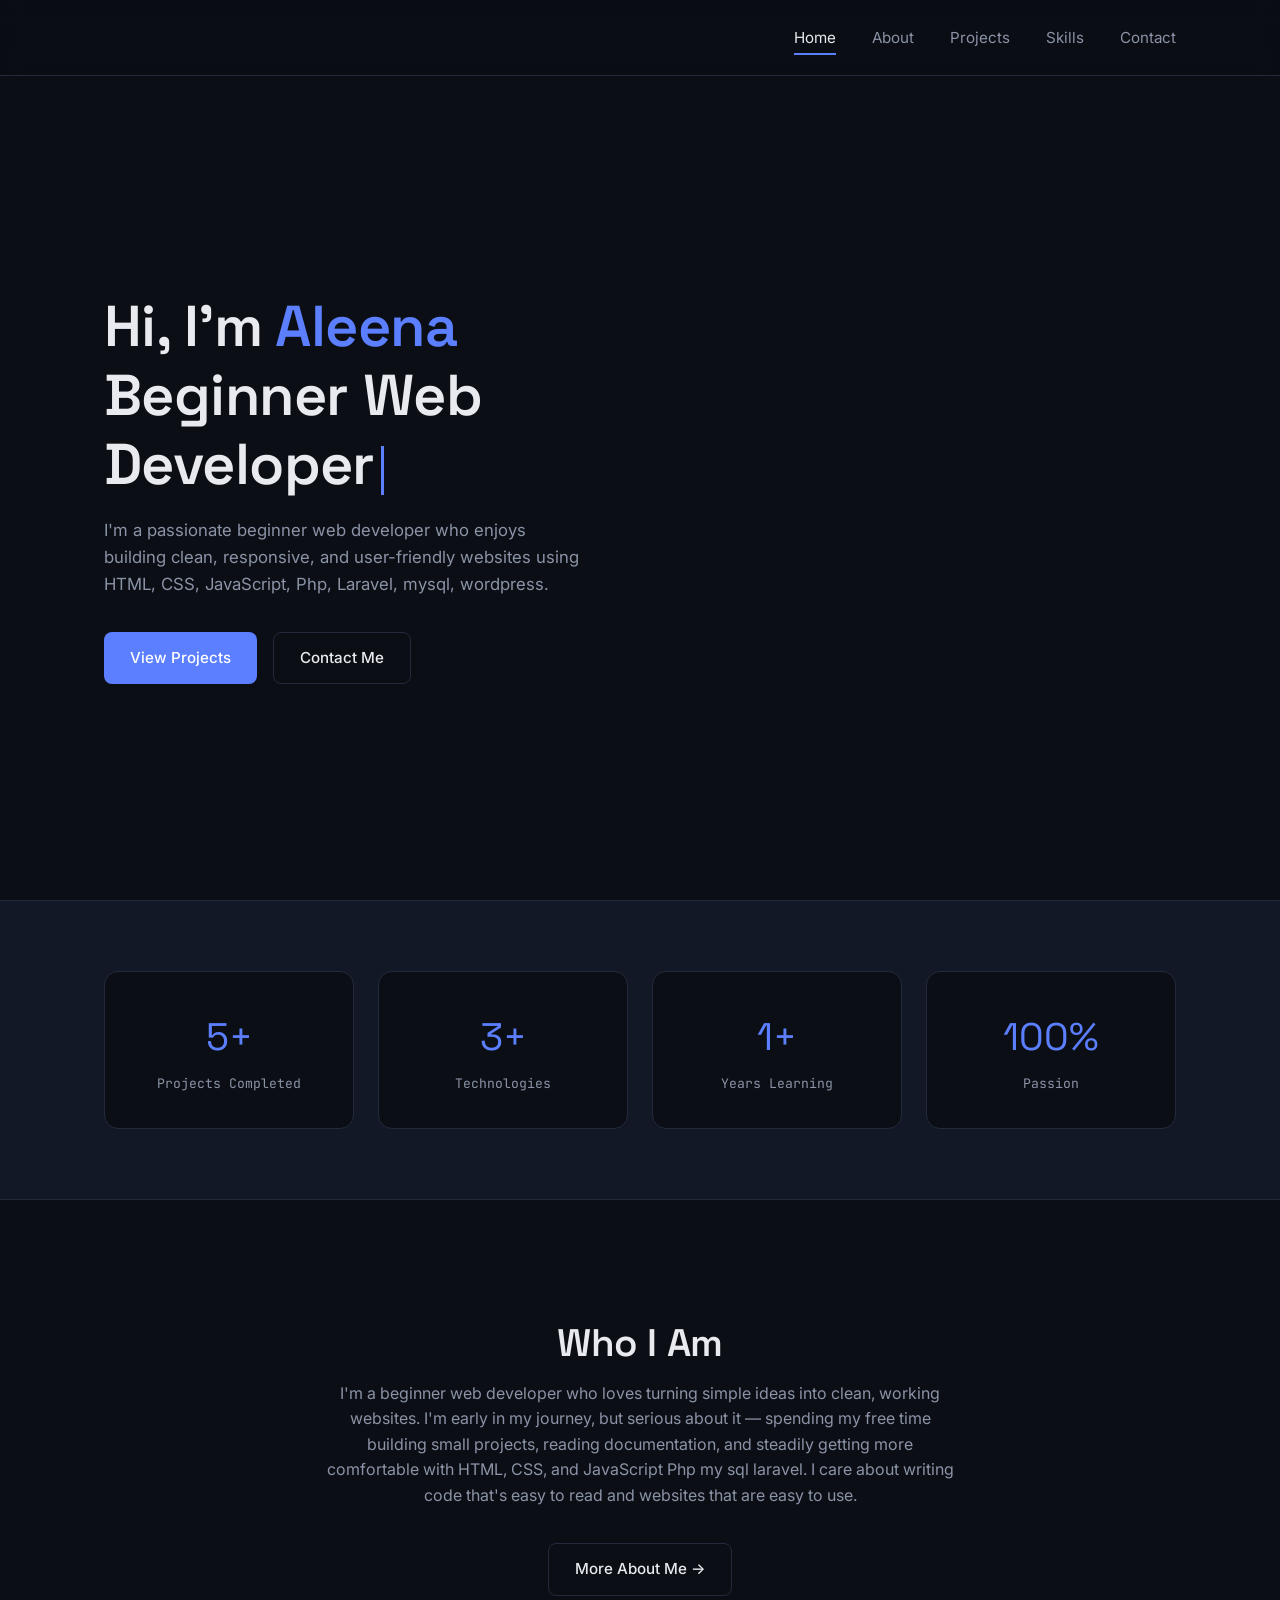
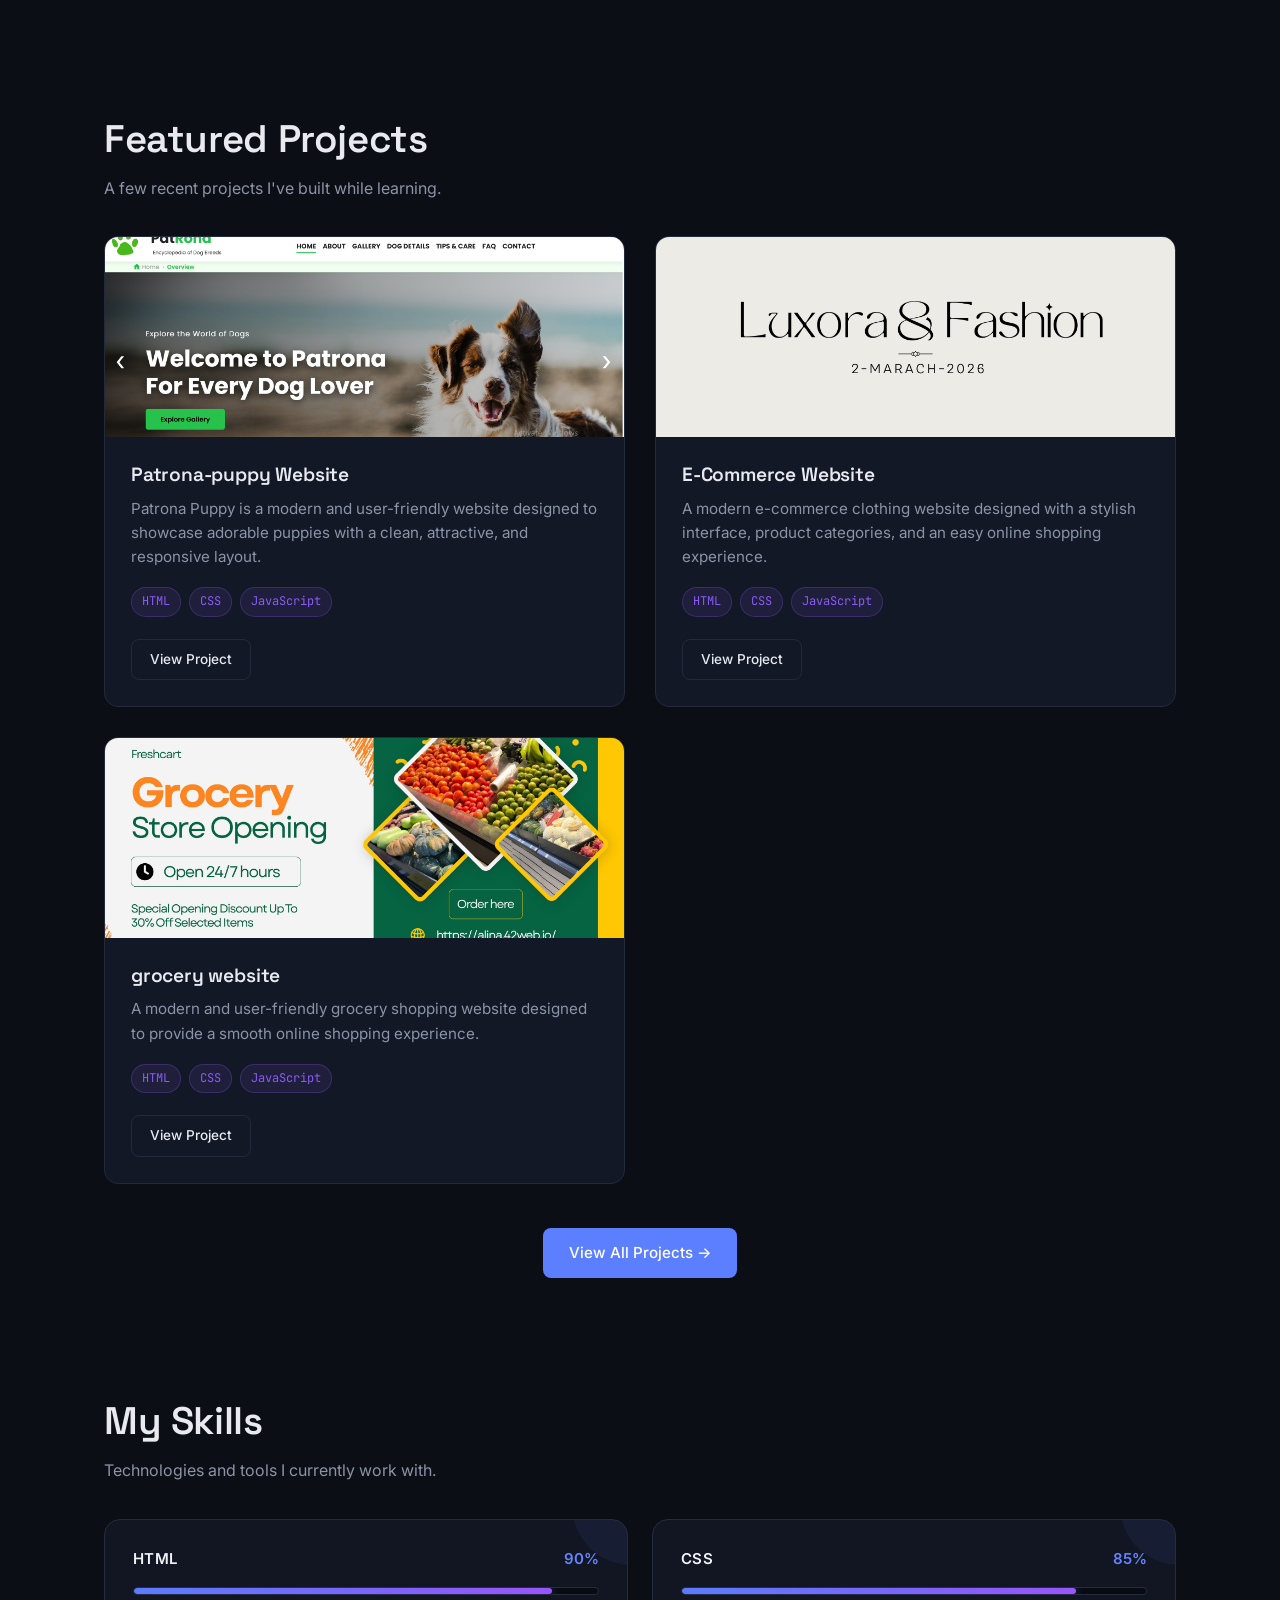
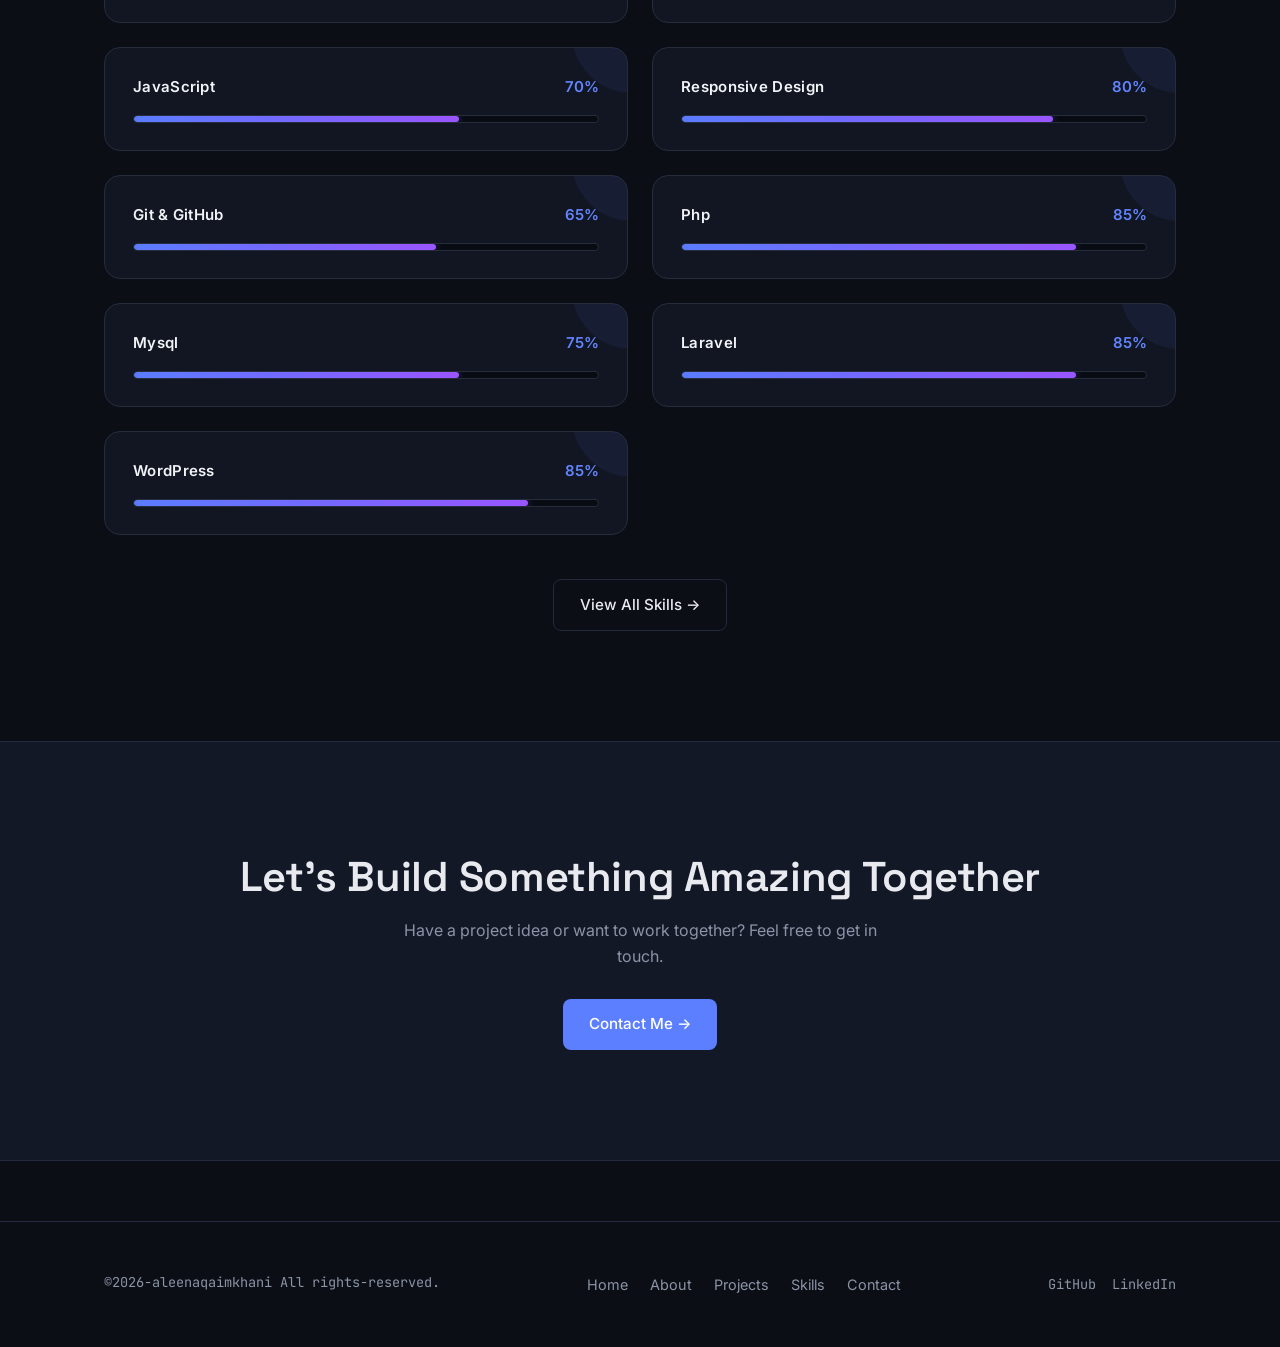
<file: index.html>
<!DOCTYPE html>
<html lang="en">
<head>
  <meta charset="UTF-8" />
  <meta name="viewport" content="width=device-width, initial-scale=1.0" />
  <title> — Beginner Web Developer</title>
  <link rel="stylesheet" href="style.css" />
</head>
<body>

  <!-- =======================================================
       NAVBAR — unchanged
  ======================================================= -->
  <header class="navbar">
    <div class="nav-inner">
      <a href="index.html" class="nav-logo"></a>
      <nav>
        <ul class="nav-links">
          <li><a href="index.html">Home</a></li>
          <li><a href="about.html">About</a></li>
          <li><a href="projects.html">Projects</a></li>
          <li><a href="skills.html">Skills</a></li>
          <li><a href="contact.html">Contact</a></li>
        </ul>
      </nav>
      <button class="hamburger" aria-label="Toggle menu">
        <span></span><span></span><span></span>
      </button>
    </div>
  </header>

  <!-- =======================================================
       1. HERO SECTION
  ======================================================= -->
  <section class="hero">
    <div class="hero-inner">

      <div class="hero-text">
       
        <h1 class="hero-title">
          Hi, I'm <span class="highlight">Aleena</span><br />
          Beginner Web Developer<span class="cursor"></span>
        </h1>
        <p class="hero-intro">
          I'm a passionate beginner web developer who enjoys building clean,
          responsive, and user-friendly websites using HTML, CSS, 
          JavaScript, Php, Laravel, mysql, wordpress.
        </p>
        <div class="hero-buttons">
          <a href="projects.html" class="btn btn-primary">View Projects</a>
          <a href="contact.html" class="btn btn-outline">Contact Me</a>
        </div>
      </div>

    </div> </section>
  <!-- =======================================================
       2. STATS SECTION
  ======================================================= -->
  <section class="stats-section">
    <div class="container">
      <div class="stats-grid">
        <div class="stat-card reveal">
          <div class="stat-number">5+</div>
          <div class="stat-label">Projects Completed</div>
        </div>
        <div class="stat-card reveal">
          <div class="stat-number">3+</div>
          <div class="stat-label">Technologies</div>
        </div>
        <div class="stat-card reveal">
          <div class="stat-number">1+</div>
          <div class="stat-label">Years Learning</div>
        </div>
        <div class="stat-card reveal">
          <div class="stat-number">100%</div>
          <div class="stat-label">Passion</div>
        </div>
      </div>
    </div>
  </section>

  <!-- =======================================================
       3. ABOUT PREVIEW
  ======================================================= -->
  <section class="section">
    <div class="section-inner about-preview">
     
      <h2 class="section-heading reveal">Who I Am</h2>
      <p class="section-sub reveal" style="max-width:640px;">
        I'm a beginner web developer who loves turning simple ideas into
        clean, working websites. I'm early in my journey, but serious about
        it — spending my free time building small projects, reading
        documentation, and steadily getting more comfortable with HTML,
        CSS, and JavaScript Php my sql laravel. I care about writing code that's easy to read
        and websites that are easy to use.
      </p>
      <a href="about.html" class="btn btn-outline reveal">More About Me &#8594;</a>
    </div>
  </section>

  <!-- =======================================================
       4. FEATURED PROJECTS
  ======================================================= -->
  <section class="section" style="padding-top:0;">
    <div class="section-inner">
     
      <h2 class="section-heading reveal">Featured Projects</h2>
      <p class="section-sub reveal">A few recent projects I've built while learning.</p>

      <div class="projects-grid projects-grid-3">

        <div class="project-card reveal">
          <img src="assets/patrona.jpg" alt="Screenshot of Portfolio Website project" class="project-image" data-fallback="true" />
          <div class="image-placeholder project-image" style="display:none; border-radius:0;">
            Project screenshot<br />assets/project1.jpg
          </div>
          <div class="project-body">
            <h3>Patrona-puppy Website</h3>
            <p>Patrona Puppy is a modern and user-friendly website designed to showcase adorable puppies with a clean, attractive, and responsive layout.
</p>
            <div class="tech-tags"><span>HTML</span><span>CSS</span><span>JavaScript</span></div>
            <a href="https://aleena1200.github.io/Patrona-Puppy/" class="btn btn-outline btn-small">View Project</a>
          </div>
        </div>

        <div class="project-card reveal">
          <img src="assets/luxorapic.jpg" alt="Screenshot of E-Commerce Website project" class="project-image" data-fallback="true" />
          <div class="image-placeholder project-image" style="display:none; border-radius:0;">
            Project screenshot<br />assets/project2.jpg
          </div>
          <div class="project-body">
            <h3>E-Commerce Website</h3>
            <p>A modern e-commerce clothing website designed with a stylish interface, product categories, and an easy online shopping experience.

              
            </p>
            <div class="tech-tags"><span>HTML</span><span>CSS</span><span>JavaScript</span></div>
            <a href="https://aleena1200.github.io/luxora-fashion/" class="btn btn-outline btn-small">View Project</a>
          </div>
        </div>

        <div class="project-card reveal">
          <img src="assets/grocery.jpg" alt="Screenshot of To-Do List App project" class="project-image" data-fallback="true" />
          <div class="image-placeholder project-image" style="display:none; border-radius:0;">
            Project screenshot<br />assets/project3.jpg
          </div>
          <div class="project-body">
            <h3>grocery website</h3>
            <p> A modern and user-friendly grocery shopping website designed to provide a smooth online shopping experience.</p>
            <div class="tech-tags"><span>HTML</span><span>CSS</span><span>JavaScript</span></div>
            <a href="https://alina.42web.io" class="btn btn-outline btn-small">View Project</a>
          </div>
        </div>

      </div>

      <div style="text-align:center; margin-top:44px;">
        <a href="projects.html" class="btn btn-primary reveal">View All Projects &#8594;</a>
      </div>
    </div>
  </section>

  <!-- =======================================================
       5. SKILLS PREVIEW
  ======================================================= -->
  <section class="section" style="padding-top:0;">
    <div class="section-inner">
   
      <h2 class="section-heading reveal">My Skills</h2>
      <p class="section-sub reveal">Technologies and tools I currently work with.</p>

      <div class="skills-grid skills-grid-3">
        <div class="skill-card reveal">
          <div class="skill-top"><span>HTML</span><span>90%</span></div>
          <div class="skill-track"><div class="skill-fill" data-level="90"></div></div>
        </div>
        <div class="skill-card reveal">
          <div class="skill-top"><span>CSS</span><span>85%</span></div>
          <div class="skill-track"><div class="skill-fill" data-level="85"></div></div>
        </div>
        <div class="skill-card reveal">
          <div class="skill-top"><span>JavaScript</span><span>70%</span></div>
          <div class="skill-track"><div class="skill-fill" data-level="70"></div></div>
        </div>
        <div class="skill-card reveal">
          <div class="skill-top"><span>Responsive Design</span><span>80%</span></div>
          <div class="skill-track"><div class="skill-fill" data-level="80"></div></div>
        </div>
        <div class="skill-card reveal">
          <div class="skill-top"><span>Git &amp; GitHub</span><span>65%</span></div>
          <div class="skill-track"><div class="skill-fill" data-level="65"></div></div>
        </div>
        <div class="skill-card reveal">
          <div class="skill-top"><span>Php</span><span>85%</span></div>
          <div class="skill-track"><div class="skill-fill" data-level="85"></div></div>
        </div>
         <div class="skill-card reveal">
          <div class="skill-top"><span>Mysql</span><span>75%</span></div>
          <div class="skill-track"><div class="skill-fill" data-level="70"></div></div>
        </div>
         <div class="skill-card reveal">
          <div class="skill-top"><span>Laravel</span><span>85%</span></div>
          <div class="skill-track"><div class="skill-fill" data-level="85"></div></div>
        </div>
         <div class="skill-card reveal">
          <div class="skill-top"><span>WordPress</span><span>85%</span></div>
          <div class="skill-track"><div class="skill-fill" data-level="85"></div></div>
        </div>
      </div>

      <div style="text-align:center; margin-top:44px;">
        <a href="skills.html" class="btn btn-outline reveal">View All Skills &#8594;</a>
      </div>
      
    </div>
  </section>

  <!-- =======================================================
       6. CONTACT CTA
  ======================================================= -->
  <section class="cta-section">
    <div class="container">
      <h2 class="reveal">Let's Build Something Amazing Together</h2>
      <p class="reveal">Have a project idea or want to work together? Feel free to get in touch.</p>
      <a href="contact.html" class="btn btn-primary reveal">Contact Me &#8594;</a>
    </div>
  </section>

  <!-- =======================================================
       7. FOOTER — unchanged
  ======================================================= -->
  <footer class="site-footer">
    <div class="container footer-inner">
      <div class="footer-left">
          <p>&copy;2026-aleenaqaimkhani All rights-reserved.</p>
      </div>
      <ul class="footer-links">
        <li><a href="index.html">Home</a></li>
        <li><a href="about.html">About</a></li>
        <li><a href="projects.html">Projects</a></li>
        <li><a href="skills.html">Skills</a></li>
        <li><a href="contact.html">Contact</a></li>
      </ul>
      <div class="footer-social">
        <a href="https://github.com/aleena1200" target="_blank" rel="noopener">GitHub</a>
        <a href="www.linkedin.com/in/aleena-qaimkhani-953605420" target="_blank" rel="noopener">LinkedIn</a>
      </div>
    </div>
  </footer>

  <button class="back-to-top" aria-label="Back to top">&uarr;</button>
  <script src="script.js"></script>
</body>
</html>
</file>
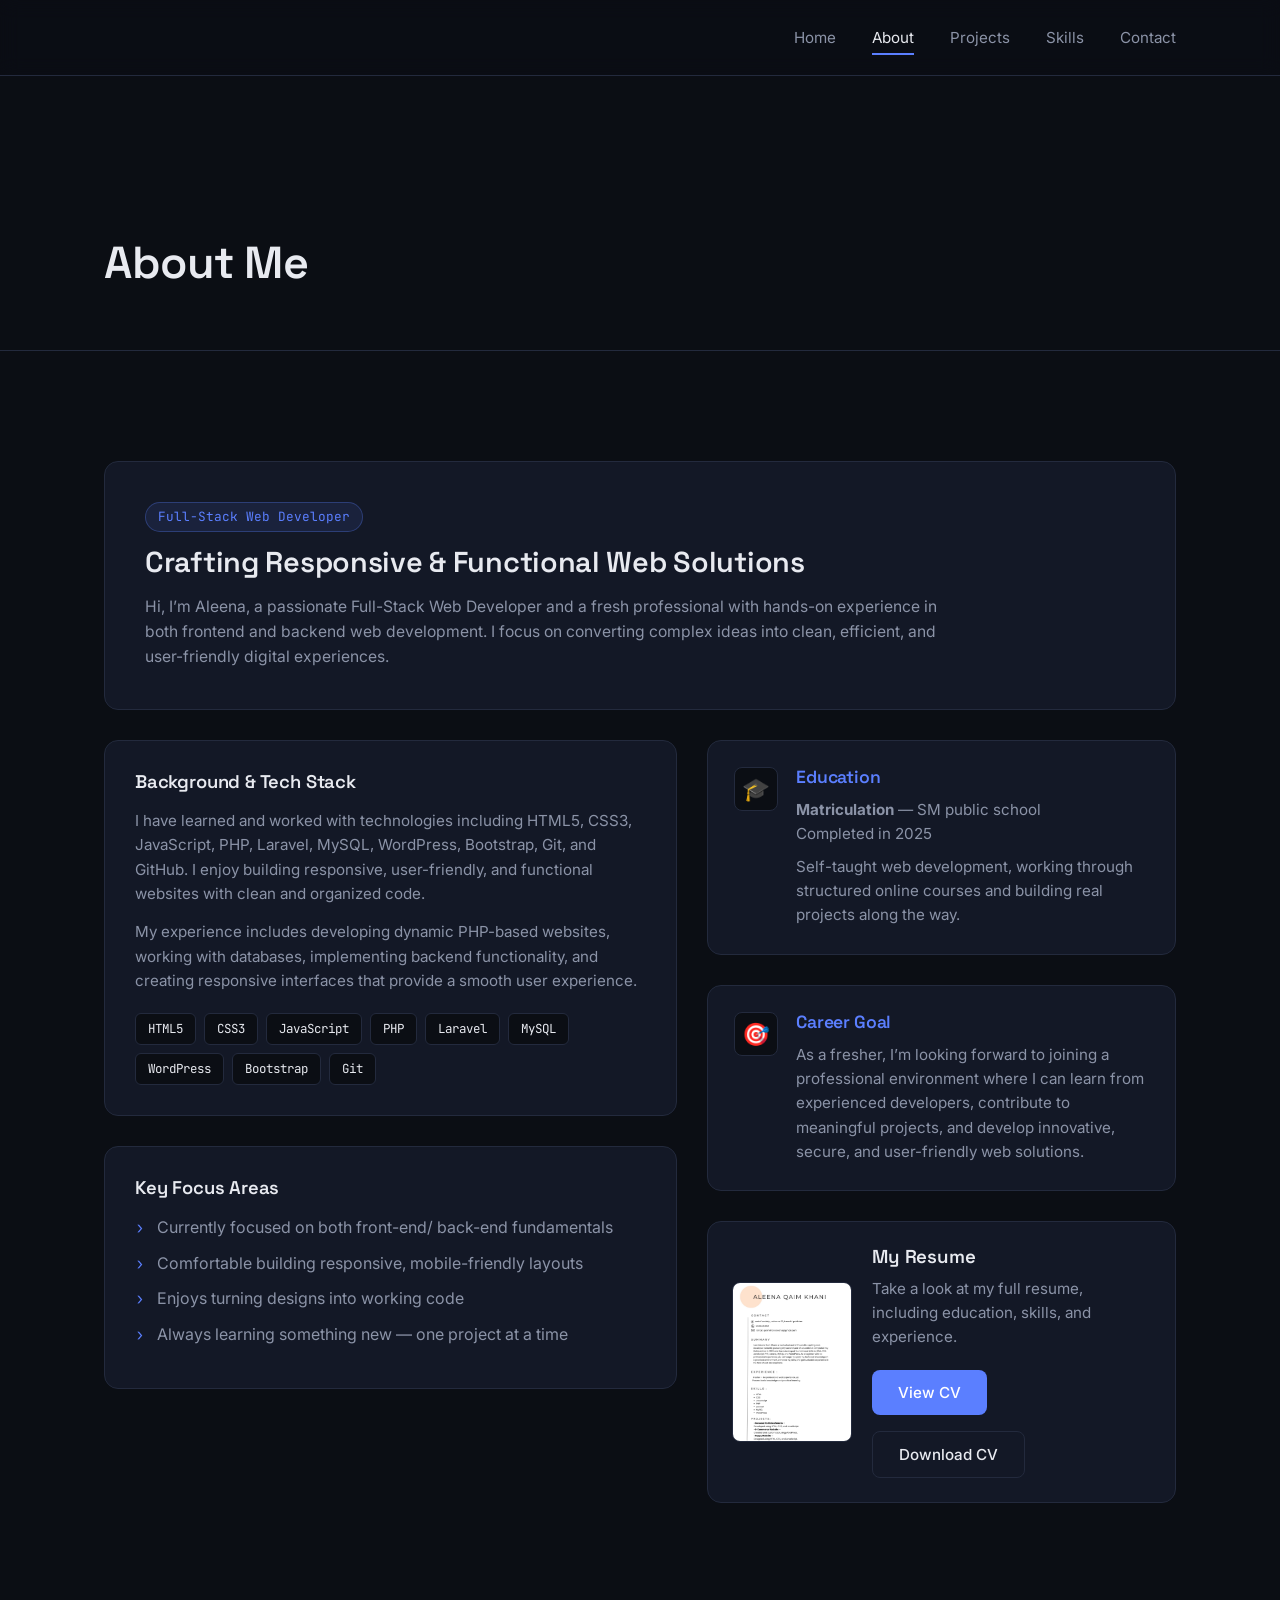
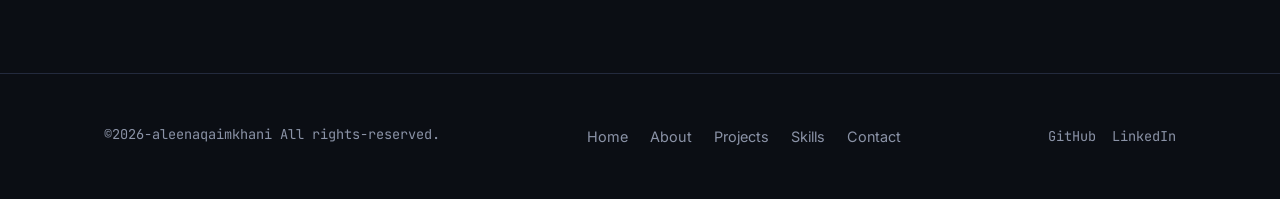
<file: about.html>
<!DOCTYPE html>
<html lang="en">
<head>
  <meta charset="UTF-8" />
  <meta name="viewport" content="width=device-width, initial-scale=1.0" />
  <title>About — </title>
  <link rel="stylesheet" href="style.css" />
</head>
<body>

  <header class="navbar">
    <div class="nav-inner">
      <a href="index.html" class="nav-logo"></a>
      <nav>
        <ul class="nav-links">
          <li><a href="index.html">Home</a></li>
          <li><a href="about.html">About</a></li>
          <li><a href="projects.html">Projects</a></li>
          <li><a href="skills.html">Skills</a></li>
          <li><a href="contact.html">Contact</a></li>
        </ul>
      </nav>
      <button class="hamburger" aria-label="Toggle menu">
        <span></span><span></span><span></span>
      </button>
    </div>
  </header>
  <!-- Page title -->
  <section class="page-header">
    <div class="container">

      <h1>About Me</h1>
    </div>
  </section>

  <!-- Main about content -->
  <!-- Main about content -->
  <section class="section">
    <div class="section-inner">
      
      <!-- Profile Header Banner -->
      <div class="about-hero-card reveal">
        
        <div class="about-hero-text">
          <span class="badge-status">Full-Stack Web Developer</span>
          <h2>Crafting Responsive & Functional Web Solutions</h2>
          <p>
            Hi, I’m Aleena, a passionate Full-Stack Web Developer and a fresh professional with hands-on experience in both frontend and backend web development. I focus on converting complex ideas into clean, efficient, and user-friendly digital experiences.
          </p>
        </div>
      </div>

      <!-- Core Details Grid -->
      <div class="about-grid-modern">
        
        <!-- Left Column: Biography & Highlights -->
        <div class="about-column reveal">
          <div class="content-card">
            <h3>Background & Tech Stack</h3>
            <p>
              I have learned and worked with technologies including HTML5, CSS3, JavaScript, PHP, Laravel, MySQL, WordPress, Bootstrap, Git, and GitHub. I enjoy building responsive, user-friendly, and functional websites with clean and organized code.
            </p>            <p style="margin-top: 14px;">
              My experience includes developing dynamic PHP-based websites, working with databases, implementing backend functionality, and creating responsive interfaces that provide a smooth user experience.
            </p>
            
            <div class="tag-cloud">
              <span>HTML5</span>
              <span>CSS3</span>
              <span>JavaScript</span>
              <span>PHP</span>
              <span>Laravel</span>
              <span>MySQL</span>
              <span>WordPress</span>
              <span>Bootstrap</span>
              <span>Git</span>
            </div>
          </div>

          <div class="content-card">
            <h3>Key Focus Areas</h3>
            <ul class="about-list">
              <li>Currently focused on both front-end/ back-end fundamentals</li>
              <li>Comfortable building responsive, mobile-friendly layouts</li>
              <li>Enjoys turning designs into working code</li>
              <li>Always learning something new — one project at a time</li>
            </ul>
          </div>
        </div>

        <!-- Right Column: Education, Goals & CV Preview -->
        <div class="about-column reveal">
          <div class="info-card">
            <div class="card-icon">🎓</div>
            <div class="card-body">
              <h3>Education</h3>
              <p><strong>Matriculation</strong> — SM public school<br>Completed in 2025</p>
              <p style="margin-top: 8px;">Self-taught web development, working through structured online courses and building real projects along the way.</p>
            </div>
          </div>

          <div class="info-card">
            <div class="card-icon">🎯</div>
            <div class="card-body">
              <h3>Career Goal</h3>
              <p>
                As a fresher, I’m looking forward to joining a professional environment where I can learn from experienced developers, contribute to meaningful projects, and develop innovative, secure, and user-friendly web solutions.
              </p>
            </div>
          </div>

          <!-- CV Preview Card -->
          <div class="cv-card-modern">
            <div class="cv-preview">
              <img src="assets/cv.jpg" alt="Preview of CV" data-fallback="true" />
              <div class="image-placeholder" style="display:none;">CV preview<br />assets/cv.jpg</div>
            </div>
            <div class="cv-info">
              <h3>My Resume</h3>
              <p>Take a look at my full resume, including education, skills, and experience.</p>
              <div class="cv-buttons">
                <button id="viewCvBtn" class="btn btn-primary">View CV</button>
                <button id="downloadCvBtn" class="btn btn-outline">Download CV</button>
              </div>
            </div>
          </div>
        </div>

      </div>
    </div>
  </section>

  <!-- FOOTER (same as index.html) -->
  <footer class="site-footer">
    <div class="container footer-inner">
      <div class="footer-left">
          <p>&copy;2026-aleenaqaimkhani All rights-reserved.</p>
      </div>
      <ul class="footer-links">
        <li><a href="index.html">Home</a></li>
        <li><a href="about.html">About</a></li>
        <li><a href="projects.html">Projects</a></li>
        <li><a href="skills.html">Skills</a></li>
        <li><a href="contact.html">Contact</a></li>
      </ul>
      <div class="footer-social">
        <a href="https://github.com/aleena1200" target="_blank" rel="noopener">GitHub</a>
        <a href="#" target="_blank" rel="noopener">LinkedIn</a>
      </div>
    </div>
  </footer>

  <button class="back-to-top" aria-label="Back to top">&uarr;</button>
  <script src="script.js"></script>
</body>
</html>
</file>
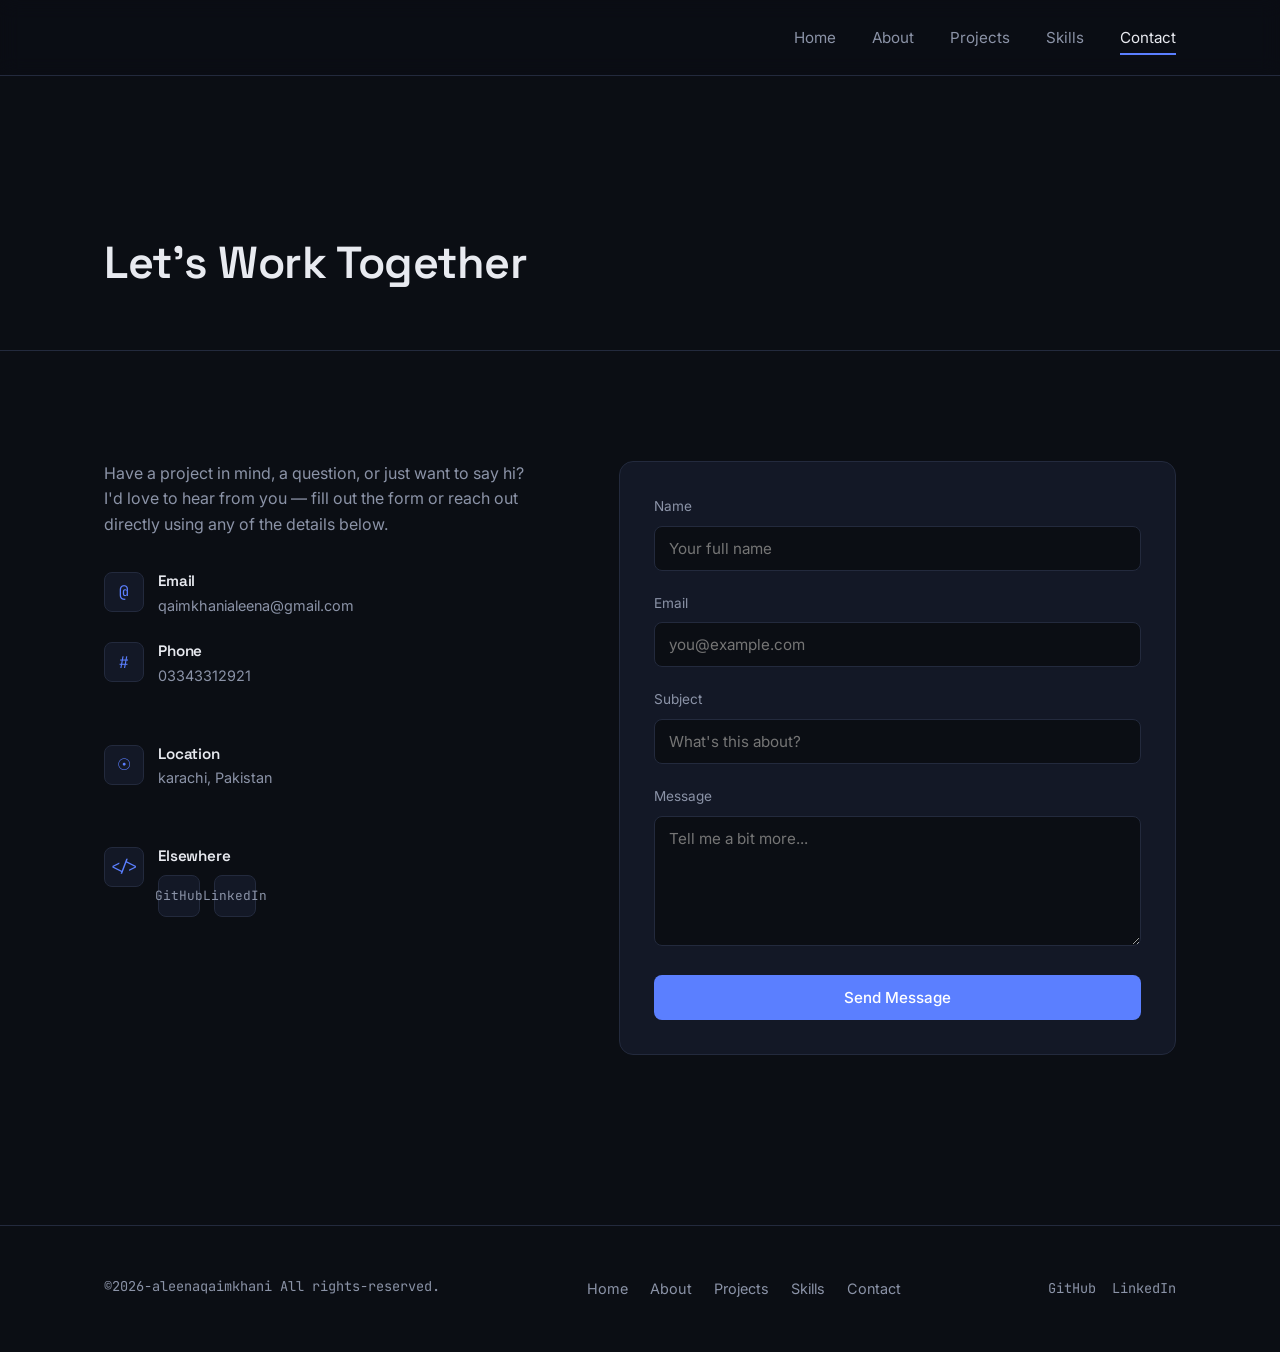
<file: contact.html>
<!DOCTYPE html>
<html lang="en">
<head>
  <meta charset="UTF-8" />
  <meta name="viewport" content="width=device-width, initial-scale=1.0" />
  <title>Contact — </title>
  <link rel="stylesheet" href="style.css" />
</head>
<body>

  <!-- NAVBAR (same as index.html) -->
   <header class="navbar">
    <div class="nav-inner">
      <a href="index.html" class="nav-logo"></a>
      <nav>
        <ul class="nav-links">
          <li><a href="index.html">Home</a></li>
          <li><a href="about.html">About</a></li>
          <li><a href="projects.html">Projects</a></li>
          <li><a href="skills.html">Skills</a></li>
          <li><a href="contact.html">Contact</a></li>
        </ul>
      </nav>
      <button class="hamburger" aria-label="Toggle menu">
        <span></span><span></span><span></span>
      </button>
    </div>
  </header>

  <section class="page-header">
    <div class="container">
      
      <h1>Let's Work Together</h1>
    </div>
  </section>

  <section class="section">
    <div class="section-inner">
      <div class="contact-grid">

        <div class="contact-info reveal">
          <p>
            Have a project in mind, a question, or just want to say hi?
            I'd love to hear from you — fill out the form or reach out
            directly using any of the details below.
          </p>

          <div class="contact-item">
            <div class="contact-icon">@</div>
            <div>
              <h4>Email</h4>
              <!-- Replace with your real email address -->
              <a href="mailto:qaimkhanialeena@gmail.com">qaimkhanialeena@gmail.com</a>
            </div>
          </div>

          <div class="contact-item">
            <div class="contact-icon">#</div>
            <div>
              <h4>Phone</h4>
              <!-- Replace with your real phone number -->
              <p>03343312921</p>
            </div>
          </div>

          <div class="contact-item">
            <div class="contact-icon">&#9737;</div>
            <div>
              <h4>Location</h4>
              <!-- Replace with your real city/country -->
              <p>karachi, Pakistan</p>
            </div>
          </div>

          <div class="contact-item">
            <div class="contact-icon">&lt;/&gt;</div>
            <div>
              <h4>Elsewhere</h4>
              <div class="social-row">
                <!-- Replace # with your real profile URLs -->
                <a href="https://github.com/aleena1200" target="_blank" rel="noopener">GitHub</a>
                <a href="www.linkedin.com/in/aleena-qaimkhani-953605420" target="_blank" rel="noopener">LinkedIn</a>
              </div>
            </div>
          </div>
        </div>

        <!-- ===================================================
             CONTACT FORM
             script.js validates this on submit. There is no
             backend connected — see the comment inside
             script.js (setupContactForm function) for how to
             wire up a real service like Formspree or EmailJS.
        =================================================== -->
      <form
    id="contactForm"
    class="contact-form reveal"
    action="https://formspree.io/f/mppaelle"
    method="POST"
    novalidate
>
          <div class="form-success">
            &#10003; Thanks! Your message looks good — I'll get back to you soon.
          </div>

          <div class="form-group">
            <label for="name">Name</label>
            <input type="text" id="name" name="name" placeholder="Your full name" />
            <span class="form-error">Please enter your name (at least 2 characters).</span>
          </div>

          <div class="form-group">
            <label for="email">Email</label>
            <input type="email" id="email" name="email" placeholder="you@example.com"/>
              
            <span class="form-error">Please enter a valid email address.</span>
          </div>

          <div class="form-group">
            <label for="subject">Subject</label>
            <input type="text" id="subject" name="subject" placeholder="What's this about?" />
            <span class="form-error">Please enter a subject.</span>
          </div>

          <div class="form-group">
            <label for="message">Message</label>
            <textarea id="message" name="message" placeholder="Tell me a bit more..."></textarea>
            <span class="form-error">Your message should be at least 10 characters.</span>
          </div>

          <button  type="submit" class="btn btn-primary" style="width:100%;">Send Message</button>
        </form>

      </div>
    </div>
  </section>

  <!-- FOOTER (same as index.html) -->
  <footer class="site-footer">
    <div class="container footer-inner">
      <div class="footer-left">
       <p>&copy;2026-aleenaqaimkhani All rights-reserved.</p>
      </div>
      <ul class="footer-links">
        <li><a href="index.html">Home</a></li>
        <li><a href="about.html">About</a></li>
        <li><a href="projects.html">Projects</a></li>
        <li><a href="skills.html">Skills</a></li>
        <li><a href="contact.html">Contact</a></li>
      </ul>
      <div class="footer-social">
        <a href="https://github.com/aleena1200" target="_blank" rel="noopener">GitHub</a>
        <a href="www.linkedin.com/in/aleena-qaimkhani-953605420" target="_blank" rel="noopener">LinkedIn</a>
      </div>
    </div>
  </footer>

  <button class="back-to-top" aria-label="Back to top">&uarr;</button>
  <script src="script.js"></script>
</body>
</html>
</file>
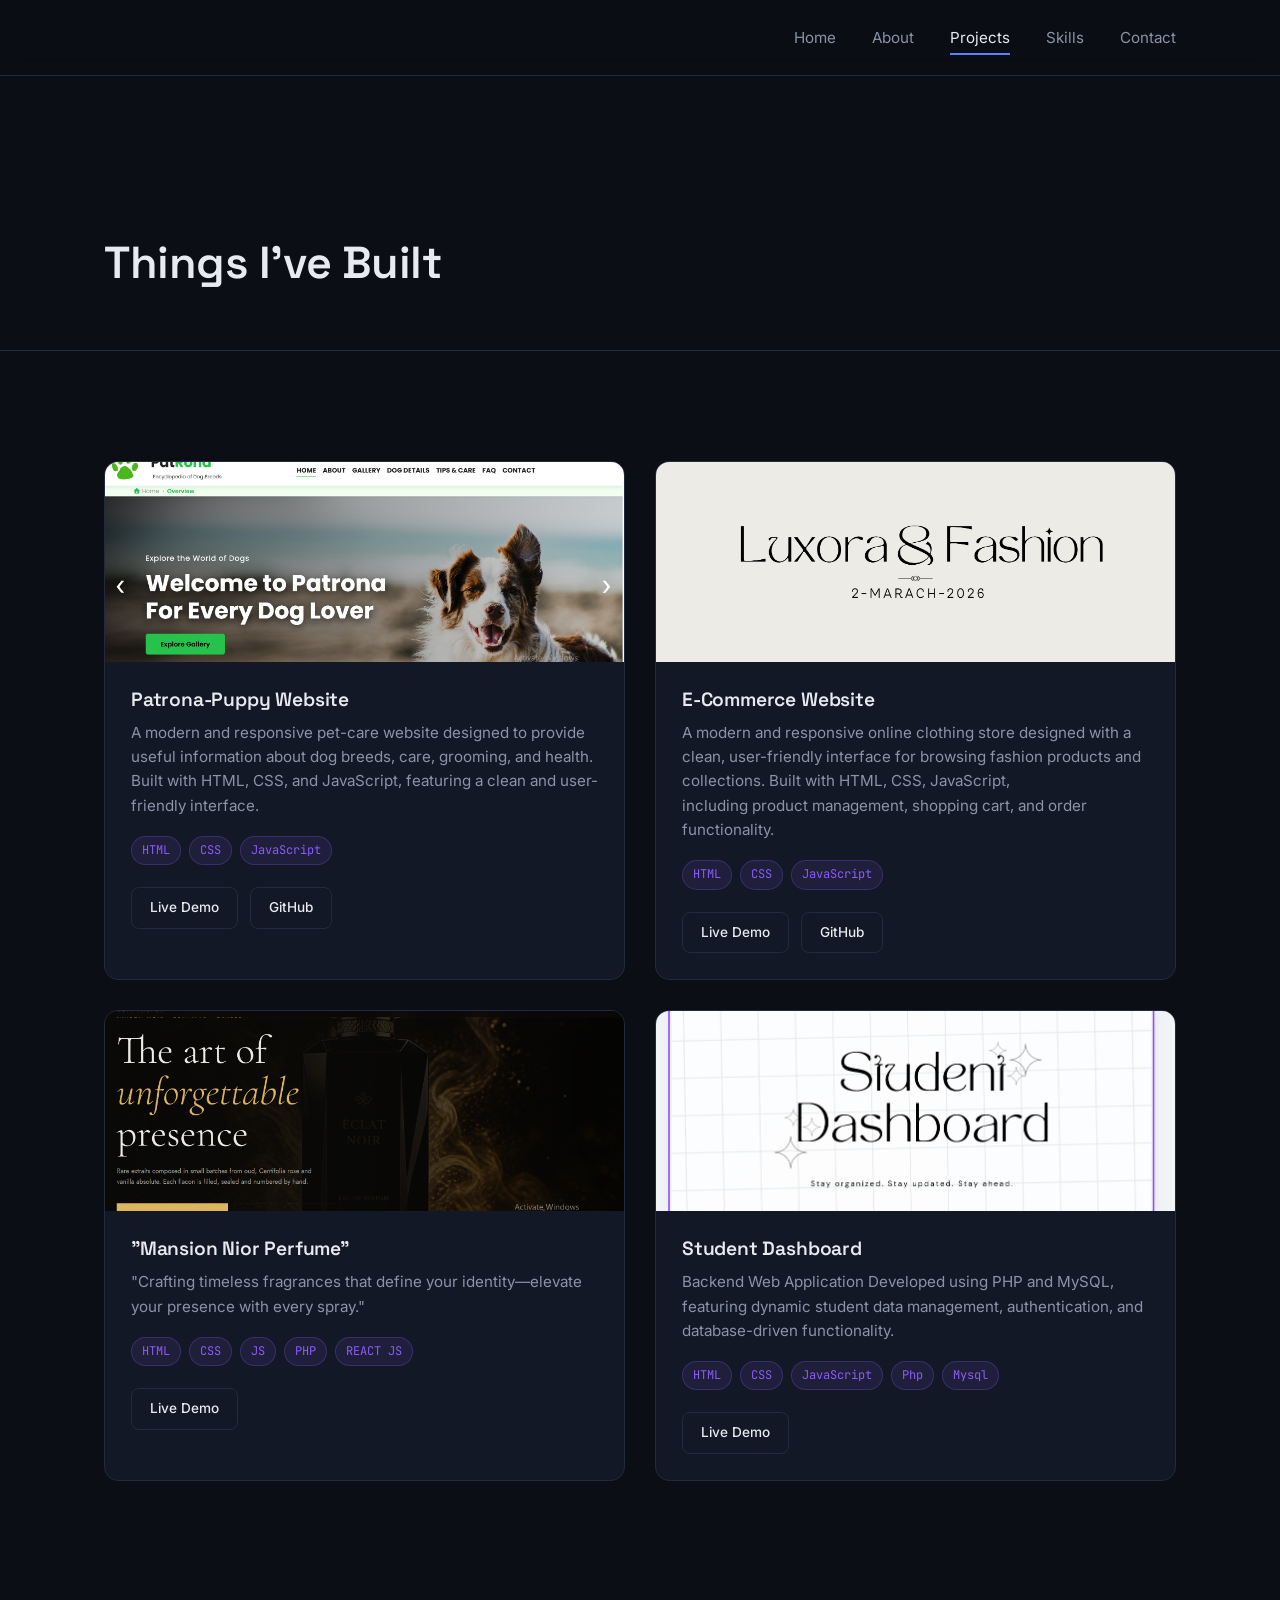
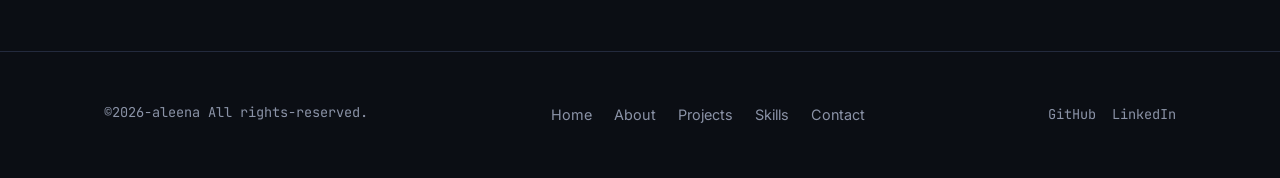
<file: projects.html>
<!DOCTYPE html>
<html lang="en">
<head>
  <meta charset="UTF-8" />
  <meta name="viewport" content="width=device-width, initial-scale=1.0" />
  <title>Projects —</title>
  <link rel="stylesheet" href="style.css" />
</head>
<body>
<header class="navbar">
    <div class="nav-inner">
      <a href="index.html" class="nav-logo"></a>
      <nav>
        <ul class="nav-links">
          <li><a href="index.html">Home</a></li>
          <li><a href="about.html">About</a></li>
          <li><a href="projects.html">Projects</a></li>
          <li><a href="skills.html">Skills</a></li>
          <li><a href="contact.html">Contact</a></li>
        </ul>
      </nav>
      <button class="hamburger" aria-label="Toggle menu">
        <span></span><span></span><span></span>
      </button>
    </div>
  </header>
 

  <section class="page-header">
    <div class="container">
      
      <h1>Things I've Built</h1>
    </div>
  </section>

  <section class="section">
    <div class="section-inner">
      <div class="projects-grid">

        <!-- ===================================================
             PROJECT CARD 1
             Replace the image, title, description, tech tags
             and both links with your real project's details.
        =================================================== -->
        <div class="project-card reveal">
          <img
            src="assets/patrona.jpg"
            alt="Screenshot of Personal Portfolio Website project"
            class="project-image"
            data-fallback="true"
          />
          <div class="image-placeholder project-image" style="display:none; border-radius:0;">
            Project screenshot<br />assets/project1.jpg
          </div>
          <div class="project-body">
            <h3>Patrona-Puppy Website</h3>
            <p>
              A modern and responsive pet-care website designed to provide useful information about dog breeds, care, grooming, and health. Built with HTML, CSS, and JavaScript, featuring a clean and user-friendly interface.
            </p>
            <div class="tech-tags">
              <span>HTML</span>
              <span>CSS</span>
              <span>JavaScript</span>
            </div>
            <div class="project-links">
              <!-- Replace # with your real deployed link and repo link -->
              <a href="https://aleena1200.github.io/Patrona-Puppy/" class="btn btn-outline btn-small" target="_blank" rel="noopener">Live Demo</a>
              <a href="https://github.com/aleena1200/Patrona-Puppy.git" class="btn btn-outline btn-small" target="_blank" rel="noopener">GitHub</a>
            </div>
          </div>
        </div>

        <!-- PROJECT CARD 2 -->
        <div class="project-card reveal">
          <img
            src="assets/luxorapic.jpg"
            alt="Screenshot of E-Commerce Website project"
            class="project-image"
            data-fallback="true"
          />
          <div class="image-placeholder project-image" style="display:none; border-radius:0;">
            Project screenshot<br />assets/luxorapic.jpg
          </div>
          <div class="project-body">
            <h3>E-Commerce Website</h3>
            <p>
    
            A modern and responsive online clothing store designed with a clean, user-friendly interface for browsing fashion products and collections. Built with HTML, CSS, JavaScript,<br>
    including product management, shopping cart, and order functionality.
            </p>
            <div class="tech-tags">
              <span>HTML</span>
              <span>CSS</span>
              <span>JavaScript</span>
            </div>
            <div class="project-links">
              <a href="https://aleena1200.github.io/luxora-fashion/" class="btn btn-outline btn-small" target="_blank" rel="noopener">Live Demo</a>
              <a href="https://aleena1200.github.io/luxora-fashion/" class="btn btn-outline btn-small" target="_blank" rel="noopener">GitHub</a>
            </div>
          </div>
        </div>

        <!-- PROJECT CARD 3 -->
        <div class="project-card reveal">
          <img
            src="assets/PERFUME.Jpg"
            alt=c
            class="project-image"
            data-fallback="true"
          />
          <div class="image-placeholder project-image" style="display:none; border-radius:0;">
            Project screenshot<br />assets/project3.jpg
          </div>
          <div class="project-body">
            <h3>"Mansion Nior Perfume"</h3>
            <p>
         "Crafting timeless fragrances that define your identity—elevate your presence with every spray."
            </p>
            <div class="tech-tags">
              <span>HTML</span>
              <span>CSS</span>
              <span>JS</span>
              <span>PHP</span>
              <span>REACT JS</span>


            </div>
            <div class="project-links">
              <a href="https://velvet-fragrance-cart.lovable.app" class="btn btn-outline btn-small" target="_blank" rel="noopener">Live Demo</a>
          
            </div>
          </div>
        </div>

        <!-- PROJECT CARD 4 -->
        <div class="project-card reveal">
          <img
            src="assets/student.jpg"
            alt="Screenshot of Weather App project"
            class="project-image"
            data-fallback="true"
          />
          <div class="image-placeholder project-image" style="display:none; border-radius:0;">
            Project screenshot<br />assets/project4.jpg
          </div>
          <div class="project-body">
            <h3>Student Dashboard</h3>
            <p>
              Backend Web Application
Developed using PHP and MySQL, featuring dynamic student data management, authentication, and database-driven functionality.
            </p>
            <div class="tech-tags">
              <span>HTML</span>
              <span>CSS</span>
              <span>JavaScript</span>
              <span>Php</span>
               <span>Mysql</span>
            </div>
            <div class="project-links">
              <a href="https://offers-feet-richards-caught.trycloudflare.com/student/student-management-system/" class="btn btn-outline btn-small" target="_blank" rel="noopener">Live Demo</a>
  
            </div>
          </div>
        </div>

      </div>
    </div>
  </section>

  <!-- FOOTER (same as index.html) -->
  <footer class="site-footer">
    <div class="container footer-inner">
      <div class="footer-left">
       <p>&copy;2026-aleena All rights-reserved.</p>
      </div>
      <ul class="footer-links">
        <li><a href="index.html">Home</a></li>
        <li><a href="about.html">About</a></li>
        <li><a href="projects.html">Projects</a></li>
        <li><a href="skills.html">Skills</a></li>
        <li><a href="contact.html">Contact</a></li>
      </ul>
      <div class="footer-social">
        <a href="https://github.com/aleena1200" target="_blank" rel="noopener">GitHub</a>
        <a href="#" target="_blank" rel="noopener">LinkedIn</a>
      </div>
    </div>
  </footer>

  <button class="back-to-top" aria-label="Back to top">&uarr;</button>
  <script src="script.js"></script>
</body>
</html>
</file>
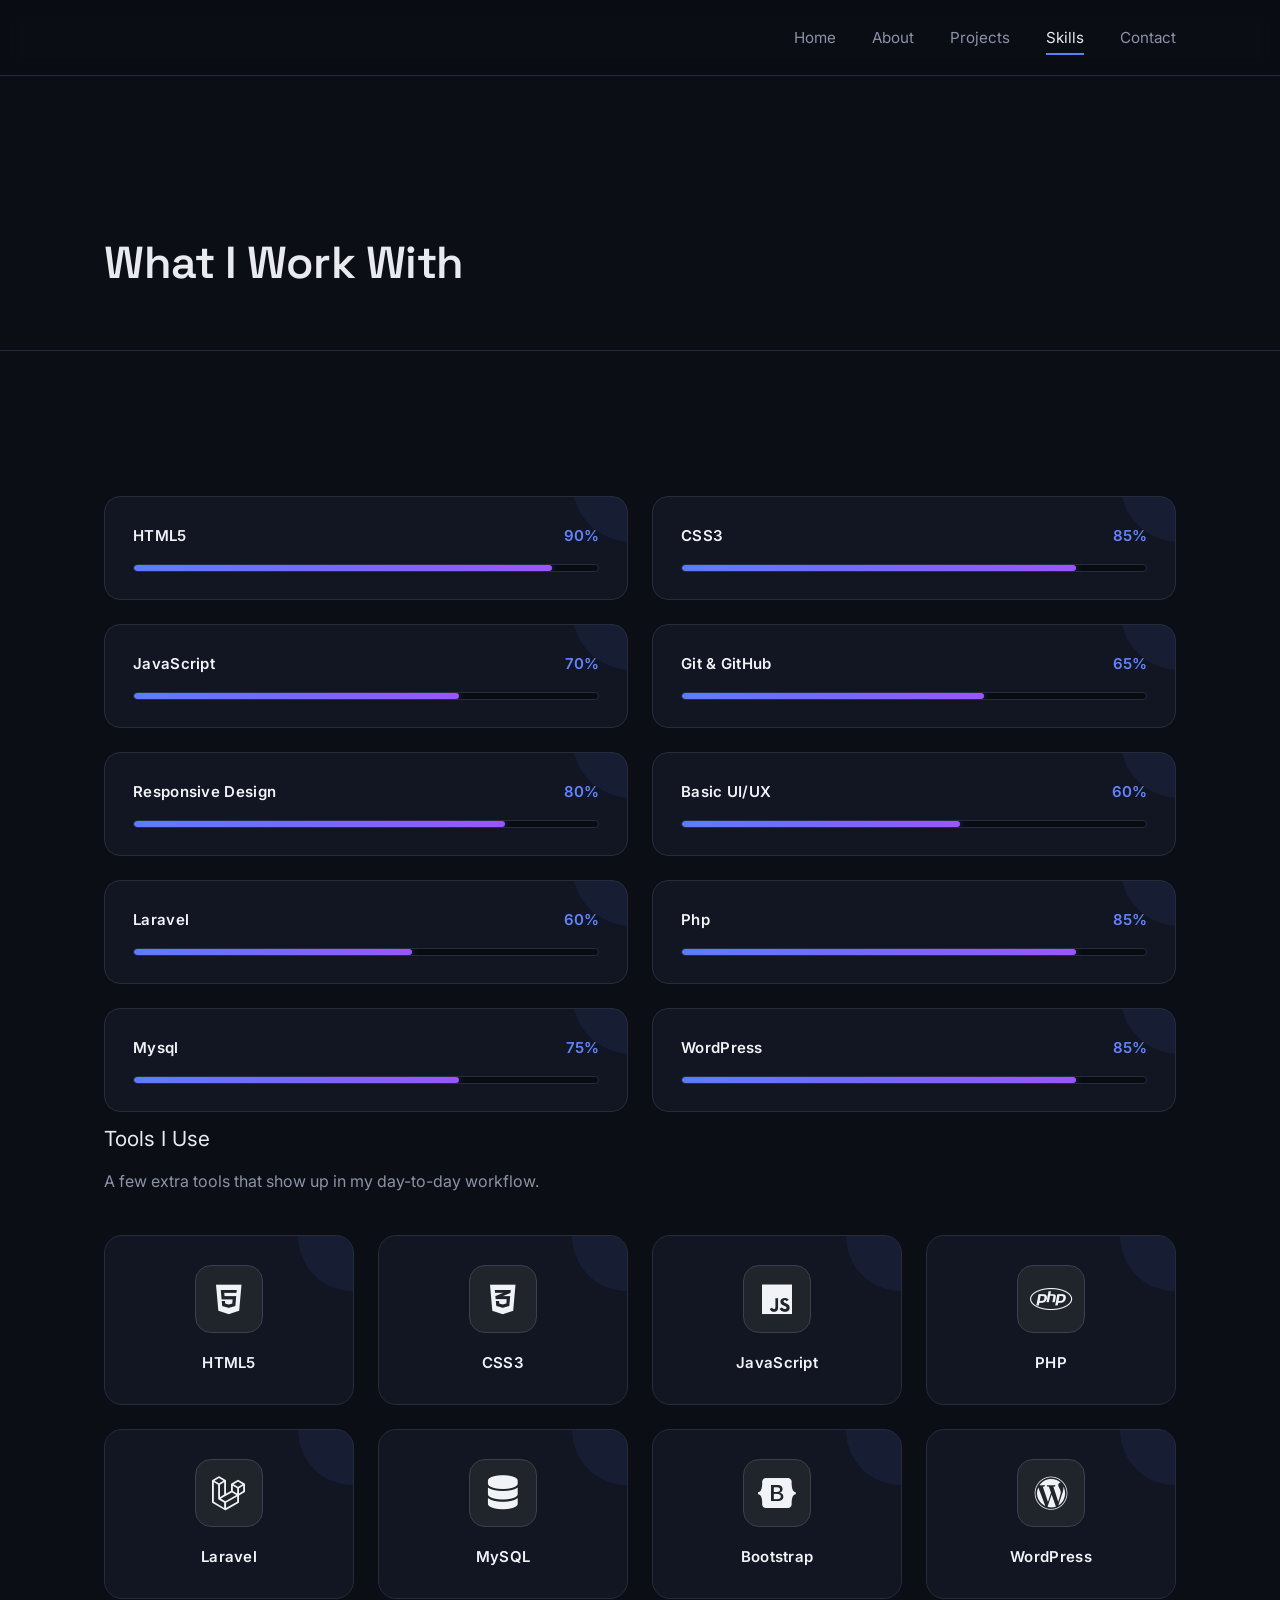
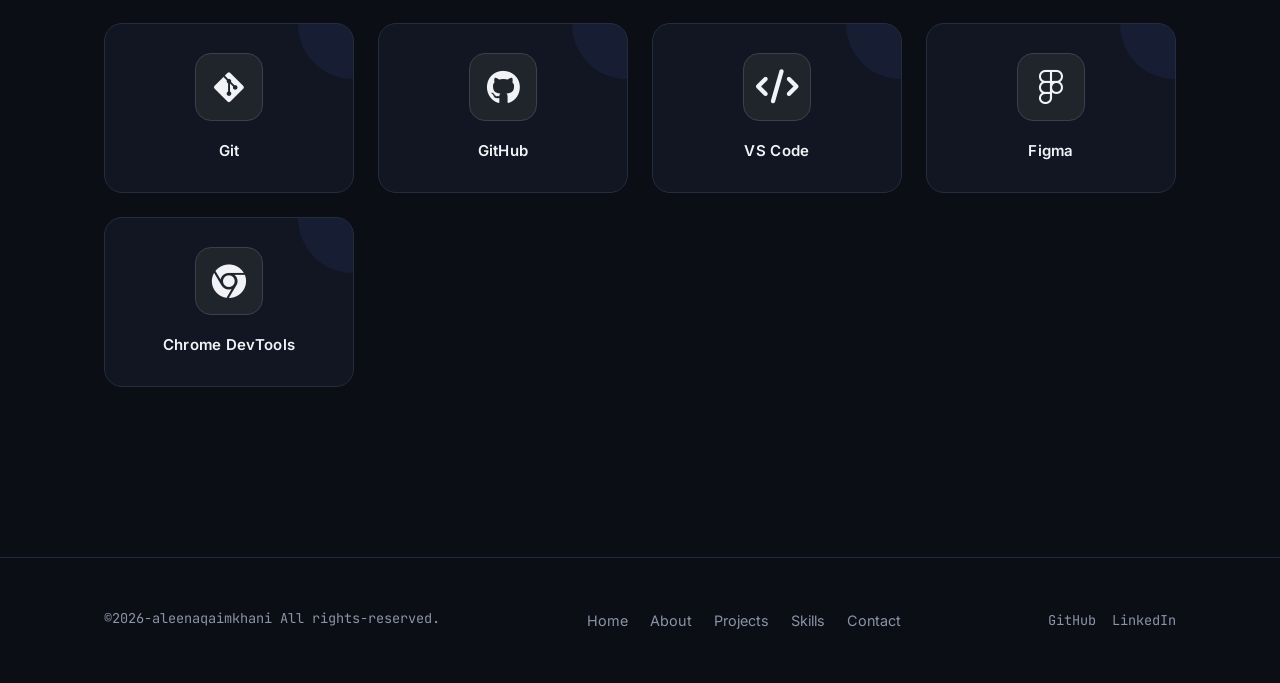
<file: skills.html>
<!DOCTYPE html>
<html lang="en">
<head>
  <meta charset="UTF-8" />
  <meta name="viewport" content="width=device-width, initial-scale=1.0" />
  <title>Skills —</title>
  <link rel="stylesheet" href="style.css" />
  <link rel="stylesheet" href="https://cdnjs.cloudflare.com/ajax/libs/font-awesome/6.5.2/css/all.min.css"/>
</head>
<body>

 <header class="navbar">
    <div class="nav-inner">
      <a href="index.html" class="nav-logo"></a>
      <nav>
        <ul class="nav-links">
          <li><a href="index.html">Home</a></li>
          <li><a href="about.html">About</a></li>
          <li><a href="projects.html">Projects</a></li>
          <li><a href="skills.html">Skills</a></li>
          <li><a href="contact.html">Contact</a></li>
        </ul>
      </nav>
      <button class="hamburger" aria-label="Toggle menu">
        <span></span><span></span><span></span>
      </button>
    </div>
  </header>
 
  <section class="page-header">
    <div class="container">
      <h1>What I Work With</h1>
    </div>
  </section>

  <section class="section">
    <div class="section-inner">

      <!-- ===================================================
           SKILL BARS
           Each bar's real width lives in data-level="..".
           script.js animates it in once it scrolls into view.
           Change the number to update the percentage shown.
      =================================================== -->
      <div class="skills-grid">

        <div class="skill-card reveal">
          <div class="skill-top"><span>HTML5</span><span>90%</span></div>
          <div class="skill-track">
            <div class="skill-fill" data-level="90"></div>
          </div>
        </div>

        <div class="skill-card reveal">
          <div class="skill-top"><span>CSS3</span><span>85%</span></div>
          <div class="skill-track">
            <div class="skill-fill" data-level="85"></div>
          </div>
        </div>

        <div class="skill-card reveal">
          <div class="skill-top"><span>JavaScript</span><span>70%</span></div>
          <div class="skill-track">
            <div class="skill-fill" data-level="70"></div>
          </div>
        </div>

        <div class="skill-card reveal">
          <div class="skill-top"><span>Git &amp; GitHub</span><span>65%</span></div>
          <div class="skill-track">
            <div class="skill-fill" data-level="65"></div>
          </div>
        </div>

        <div class="skill-card reveal">
          <div class="skill-top"><span>Responsive Design</span><span>80%</span></div>
          <div class="skill-track">
            <div class="skill-fill" data-level="80"></div>
          </div>
        </div>

        <div class="skill-card reveal">
          <div class="skill-top"><span>Basic UI/UX</span><span>60%</span></div>
          <div class="skill-track">
            <div class="skill-fill" data-level="60"></div>

            
          </div>
        </div>
   <div class="skill-card reveal">
          <div class="skill-top"><span>Laravel</span><span>60%</span></div>
          <div class="skill-track">
            <div class="skill-fill" data-level="60"></div>

            
          </div>
        </div>
         <div class="skill-card reveal">
          <div class="skill-top"><span>Php</span><span>85%</span></div>
          <div class="skill-track">
            <div class="skill-fill" data-level="85"></div>

          </div>
        </div>
  <div class="skill-card reveal">
          <div class="skill-top"><span>Mysql</span><span>75%</span></div>
          <div class="skill-track"><div class="skill-fill" data-level="70"></div></div>
        </div>

        
 <div class="skill-card reveal">
          <div class="skill-top"><span>WordPress</span><span>85%</span></div>
          <div class="skill-track"><div class="skill-fill" data-level="85"></div></div>
        </div>
      </div>

      <!-- Extra tools/technologies as simple cards -->
      <div class="section-heading reveal" style="font-size:1.3rem; margin-top:10px;">Tools I Use</div>
      <p class="section-sub reveal">A few extra tools that show up in my day-to-day workflow.</p>

  <div class="tool-grid">

    <!-- HTML5 -->
    <div class="tool-card reveal">
        <div class="tool-icon">
            <i class="fa-brands fa-html5"></i>
        </div>
        <p>HTML5</p>
    </div>

    <!-- CSS3 -->
    <div class="tool-card reveal">
        <div class="tool-icon">
            <i class="fa-brands fa-css3-alt"></i>
        </div>
        <p>CSS3</p>
    </div>

    <!-- JavaScript -->
    <div class="tool-card reveal">
        <div class="tool-icon">
            <i class="fa-brands fa-js"></i>
        </div>
        <p>JavaScript</p>
    </div>

    <!-- PHP -->
    <div class="tool-card reveal">
        <div class="tool-icon">
            <i class="fa-brands fa-php"></i>
        </div>
        <p>PHP</p>
    </div>

    <!-- Laravel -->
    <div class="tool-card reveal">
        <div class="tool-icon">
            <i class="fa-brands fa-laravel"></i>
        </div>
        <p>Laravel</p>
    </div>

    <!-- MySQL -->
    <div class="tool-card reveal">
        <div class="tool-icon">
            <i class="fa-solid fa-database"></i>
        </div>
        <p>MySQL</p>
    </div>

    <!-- Bootstrap -->
    <div class="tool-card reveal">
        <div class="tool-icon">
            <i class="fa-brands fa-bootstrap"></i>
        </div>
        <p>Bootstrap</p>
    </div>

    <!-- WordPress -->
    <div class="tool-card reveal">
        <div class="tool-icon">
            <i class="fa-brands fa-wordpress"></i>
        </div>
        <p>WordPress</p>
    </div>

    <!-- Git -->
    <div class="tool-card reveal">
        <div class="tool-icon">
            <i class="fa-brands fa-git-alt"></i>
        </div>
        <p>Git</p>
    </div>

    <!-- GitHub -->
    <div class="tool-card reveal">
        <div class="tool-icon">
            <i class="fa-brands fa-github"></i>
        </div>
        <p>GitHub</p>
    </div>

    <!-- VS Code -->
    <div class="tool-card reveal">
        <div class="tool-icon">
            <i class="fa-solid fa-code"></i>
        </div>
        <p>VS Code</p>
    </div>

    <!-- Figma -->
    <div class="tool-card reveal">
        <div class="tool-icon">
            <i class="fa-brands fa-figma"></i>
        </div>
        <p>Figma</p>
    </div>

    <!-- Chrome DevTools -->
    <div class="tool-card reveal">
        <div class="tool-icon">
            <i class="fa-brands fa-chrome"></i>
        </div>
        <p>Chrome DevTools</p>
    </div>

</div>
  </section>

  <!-- FOOTER (same as index.html) -->
  <footer class="site-footer">
    <div class="container footer-inner">
      <div class="footer-left">
        
        <p>&copy;2026-aleenaqaimkhani All rights-reserved.</p>
      </div>
      <ul class="footer-links">
        <li><a href="index.html">Home</a></li>
        <li><a href="about.html">About</a></li>
        <li><a href="projects.html">Projects</a></li>
        <li><a href="skills.html">Skills</a></li>
        <li><a href="contact.html">Contact</a></li>
      </ul>
      <div class="footer-social">
        <a href="https://github.com/aleena1200" target="_blank" rel="noopener">GitHub</a>
        <a href="#" target="_blank" rel="noopener">LinkedIn</a>
      </div>
    </div>
  </footer>

  <button class="back-to-top" aria-label="Back to top">&uarr;</button>
  <script src="script.js"></script>
</body>
</html>
</file>
<file: style.css>
@import url('https://fonts.googleapis.com/css2?family=Space+Grotesk:wght@500;600;700&family=Inter:wght@400;500;600&family=JetBrains+Mono:wght@400;500&display=swap');

:root {
  /* --- Color palette ---
     Change these 6 values to re-theme the ENTIRE website. */
  --color-bg: #0b0e14;          /* main dark navy background */
  --color-surface: #131826;     /* cards, nav, form fields */
  --color-surface-hover: #1a2033;
  --color-border: #232a3d;
  --color-text: #e8eaf0;        /* main light text */
  --color-text-muted: #8b93a7;  /* secondary/gray text */
  --color-accent: #5b7fff;      /* primary accent (blue) */
  --color-accent-2: #8b5cf6;    /* secondary accent (violet) */
  --color-success: #34d399;     /* green, used for form success */
  --color-error: #f87171;       /* red, used for form errors */

  /* --- Typography --- */
  --font-display: 'Space Grotesk', sans-serif;
  --font-body: 'Inter', sans-serif;
  --font-mono: 'JetBrains Mono', monospace;

  /* --- Layout --- */
  --max-width: 1120px;
  --radius: 14px;
  --radius-sm: 8px;
  --nav-height: 76px;

  /* --- Motion --- */
  --transition: 0.25s ease;
}

/* -------------------------------------------------------
   2. RESET / BASE STYLES
   ------------------------------------------------------- */

   /* =======================================================
   MODERN ABOUT SECTION ENHANCEMENTS
   ======================================================= */

.about-hero-card {
  display: block; /* Changed from grid-template-columns: 260px 1fr */
  background: var(--color-surface);
  border: 1px solid var(--color-border);
  border-radius: var(--radius);
  padding: 40px;
  margin-bottom: 30px;
  position: relative;
  overflow: hidden;
  transition: transform var(--transition), border-color var(--transition);
}

.about-hero-text {
  max-width: 800px; /* Keeps text at a comfortable reading length */
}
.about-hero-card:hover {
  border-color: var(--color-accent);
  transform: translateY(-2px);
}
/* =======================================================
   RESPONSIVE HERO BANNER & GRID ADJUSTMENTS
   ======================================================= */

.about-hero-card {
  display: block;
  background: var(--color-surface);
  border: 1px solid var(--color-border);
  border-radius: var(--radius);
  padding: 40px;
  margin-bottom: 30px;
  position: relative;
  overflow: hidden;
  transition: transform var(--transition), border-color var(--transition);
}

.about-hero-text {
  max-width: 800px; /* Keeps text readable on desktop screens */
  width: 100%;
}

.about-hero-text h2 {
  font-size: clamp(1.5rem, 4vw, 2.2rem); /* Smooth scaling heading */
  line-height: 1.3;
  margin-bottom: 14px;
}

.about-hero-text p {
  font-size: clamp(0.95rem, 2vw, 1.05rem); /* Smooth scaling body text */
  color: var(--color-text-muted);
  line-height: 1.6;
}

/* Tablet Screens (<= 900px) */
@media (max-width: 900px) {
  .about-hero-card {
    padding: 30px;
  }
  
  .about-grid-modern {
    grid-template-columns: 1fr;
    gap: 24px;
  }
}

/* Mobile Screens (<= 500px) */
@media (max-width: 500px) {
  .about-hero-card {
    padding: 20px;
  }

  .badge-status {
    font-size: 0.75rem;
    padding: 4px 10px;
  }

  .cv-card-modern {
    grid-template-columns: 1fr;
    text-align: center;
  }
  
  .cv-preview {
    width: 100px;
    margin: 0 auto;
  }
  
  .cv-buttons {
    justify-content: center;
    flex-direction: column;
    width: 100%;
  }

  .cv-buttons .btn {
    width: 100%;
  }
}
.badge-status {
  display: inline-block;
  font-family: var(--font-mono);
  font-size: 0.8rem;
  color: var(--color-accent);
  background: rgba(91, 127, 255, 0.1);
  border: 1px solid rgba(91, 127, 255, 0.3);
  padding: 4px 12px;
  border-radius: 999px;
  margin-bottom: 12px;
}

.about-hero-text h2 {
  font-size: clamp(1.4rem, 2.5vw, 1.8rem);
  margin-bottom: 12px;
}

.about-hero-text p {
  color: var(--color-text-muted);
  font-size: 0.98rem;
}

.about-grid-modern {
  display: grid;
  grid-template-columns: 1.1fr 0.9fr;
  gap: 30px;
}

.about-column {
  display: flex;
  flex-direction: column;
  gap: 30px;
}

.content-card {
  background: var(--color-surface);
  border: 1px solid var(--color-border);
  border-radius: var(--radius);
  padding: 30px;
  transition: transform var(--transition), border-color var(--transition);
}

.content-card:hover {
  border-color: var(--color-accent);
  transform: translateY(-3px);
}

.content-card h3 {
  font-size: 1.15rem;
  margin-bottom: 16px;
  color: var(--color-text);
}

.content-card p {
  color: var(--color-text-muted);
  font-size: 0.95rem;
}

/* Tag Cloud for Tech Skills */
.tag-cloud {
  display: flex;
  flex-wrap: wrap;
  gap: 8px;
  margin-top: 20px;
}

.tag-cloud span {
  font-family: var(--font-mono);
  font-size: 0.78rem;
  color: var(--color-text);
  background: var(--color-bg);
  border: 1px solid var(--color-border);
  padding: 5px 12px;
  border-radius: 6px;
  transition: all var(--transition);
}

.tag-cloud span:hover {
  border-color: var(--color-accent);
  color: var(--color-accent);
  transform: translateY(-2px);
}

/* Redesigned Info Cards */
.info-card {
  display: flex;
  gap: 18px;
  align-items: flex-start;
  margin-top: 0;
}

.card-icon {
  font-size: 1.4rem;
  background: var(--color-bg);
  border: 1px solid var(--color-border);
  width: 44px;
  height: 44px;
  border-radius: var(--radius-sm);
  display: flex;
  align-items: center;
  justify-content: center;
  flex-shrink: 0;
}

/* Modern CV Card */
.cv-card-modern {
  background: var(--color-surface);
  border: 1px solid var(--color-border);
  border-radius: var(--radius);
  padding: 24px;
  display: grid;
  grid-template-columns: 120px 1fr;
  gap: 20px;
  align-items: center;
  transition: transform var(--transition), border-color var(--transition);
}

.cv-card-modern:hover {
  border-color: var(--color-accent);
  transform: translateY(-3px);
}

/* Responsive Overrides */
@media (max-width: 900px) {
  .about-hero-card {
    grid-template-columns: 1fr;
    text-align: center;
  }
  
  .about-photo img, 
  .about-photo .image-placeholder {
    width: 180px;
    height: 180px;
    margin: 0 auto;
    border-radius: 50%;
  }
  
  .about-grid-modern {
    grid-template-columns: 1fr;
  }
}

@media (max-width: 500px) {
  .cv-card-modern {
    grid-template-columns: 1fr;
    text-align: center;
  }
  
  .cv-preview {
    width: 120px;
    margin: 0 auto;
  }
  
  .cv-buttons {
    justify-content: center;
  }
}/* =======================================================
   DYNAMIC ANIMATIONS & GLOW EFFECTS
   ======================================================= */

/* Keyframe Definitions */
@keyframes fadeInUp {
  from {
    opacity: 0;
    transform: translateY(20px);
  }
  to {
    opacity: 1;
    transform: translateY(0);
  }
}

@keyframes pulseGlow {
  0%, 100% {
    box-shadow: 0 0 0 0 rgba(91, 127, 255, 0.4);
  }
  50% {
    box-shadow: 0 0 15px 4px rgba(91, 127, 255, 0.2);
  }
}

@keyframes floatImage {
  0%, 100% {
    transform: translateY(0px);
  }
  50% {
    transform: translateY(-6px);
  }
}

/* Photo Floating Effect */
.about-photo img {
  animation: floatImage 4s ease-in-out infinite;
  transition: transform var(--transition);
}

.about-photo:hover img {
  animation-play-state: paused;
  transform: scale(1.03);
}

/* Pulsing Accent Badge */
.badge-status {
  animation: pulseGlow 3s infinite;
}

/* Card Load Stagger Effect */
.about-hero-card {
  animation: fadeInUp 0.6s cubic-bezier(0.16, 1, 0.3, 1) forwards;
}

.about-column:nth-child(1) .content-card {
  animation: fadeInUp 0.7s cubic-bezier(0.16, 1, 0.3, 1) forwards;
}

.about-column:nth-child(2) .info-card {
  animation: fadeInUp 0.8s cubic-bezier(0.16, 1, 0.3, 1) forwards;
}

/* Interactive Skill Badge Animations */
.tag-cloud span {
  transition: all 0.25s cubic-bezier(0.34, 1.56, 0.64, 1);
}

.tag-cloud span:hover {
  transform: translateY(-3px) scale(1.08);
  box-shadow: 0 4px 12px rgba(91, 127, 255, 0.25);
}

/* Icon Spin Hover Effect */
.info-card .card-icon {
  transition: transform 0.4s cubic-bezier(0.34, 1.56, 0.64, 1), border-color var(--transition);
}

.info-card:hover .card-icon {
  transform: rotate(12deg) scale(1.1);
  border-color: var(--color-accent);
}

/* CV Button Ripple Glow */
.cv-buttons .btn-primary {
  position: relative;
  overflow: hidden;
  transition: all 0.3s ease;
}

.cv-buttons .btn-primary:hover {
  box-shadow: 0 0 20px rgba(91, 127, 255, 0.4);
  transform: translateY(-2px);
}
* {
  margin: 0;
  padding: 0;
  box-sizing: border-box;
}

html {
  scroll-behavior: smooth;
}

body {
  background-color: var(--color-bg);
  color: var(--color-text);
  font-family: var(--font-body);
  line-height: 1.6;
  /* Space for the fixed navbar so content isn't hidden under it */
  padding-top: var(--nav-height);
  overflow-x: hidden;
}

h1, h2, h3, h4 {
  font-family: var(--font-display);
  font-weight: 600;
  line-height: 1.2;
  letter-spacing: -0.01em;
}

a {
  color: inherit;
  text-decoration: none;
}

img {
  max-width: 100%;
  display: block;
}

ul {
  list-style: none;
}

button {
  font-family: inherit;
  cursor: pointer;
  border: none;
  background: none;
}

/* Visible keyboard focus for accessibility */
a:focus-visible,
button:focus-visible,
input:focus-visible,
textarea:focus-visible {
  outline: 2px solid var(--color-accent);
  outline-offset: 3px;
  border-radius: 4px;
}

/* Respect users who prefer less motion */
@media (prefers-reduced-motion: reduce) {
  *, *::before, *::after {
    animation-duration: 0.001ms !important;
    animation-iteration-count: 1 !important;
    transition-duration: 0.001ms !important;
    scroll-behavior: auto !important;
  }
}

/* -------------------------------------------------------
   3. LAYOUT HELPERS
   ------------------------------------------------------- */
.container {
  max-width: var(--max-width);
  margin: 0 auto;
  padding: 0 24px;
}

.section {
  padding: 110px 0;
}

.section-inner {
  max-width: var(--max-width);
  margin: 0 auto;
  padding: 0 24px;
}

/* The little "// label" that sits above every section heading.
   It borrows the look of a code comment, which fits a
   developer's portfolio without relying on numbered steps. */
.eyebrow {
  display: inline-block;
  font-family: var(--font-mono);
  font-size: 0.85rem;
  color: var(--color-accent);
  margin-bottom: 14px;
}

.section-heading {
  font-size: clamp(1.8rem, 3vw, 2.4rem);
  margin-bottom: 14px;
}

.section-sub {
  color: var(--color-text-muted);
  max-width: 560px;
  margin-bottom: 50px;
}

/* -------------------------------------------------------
   4. NAVBAR
   ------------------------------------------------------- */
.navbar {
  position: fixed;
  top: 0;
  left: 0;
  width: 100%;
  height: var(--nav-height);
  display: flex;
  align-items: center;
  background: rgba(11, 14, 20, 0.85);
  backdrop-filter: blur(10px);
  border-bottom: 1px solid var(--color-border);
  z-index: 1000;
}
.live-btn {
  color: #fdfbfb;
 
    display: inline-block;
    padding: 5px 15px;
    text-decoration: none;
    border-radius: 6px;
    transition: 0.3s ease;
}

.live-btn:hover {
    transform: translateY(-3px);
}
.nav-inner {
  width: 100%;
  max-width: var(--max-width);
  margin: 0 auto;
  padding: 0 24px;
  display: flex;
  align-items: center;
  justify-content: space-between;
}

/* Logo styled like a piece of code: <YourName /> */
.nav-logo {
  font-family: var(--font-mono);
  font-size: 1.05rem;
  font-weight: 500;
  color: var(--color-text);
}

.nav-logo .bracket {
  color: var(--color-accent);
}

.nav-links {
  display: flex;
  align-items: center;
  gap: 36px;
}

.nav-links a {
  position: relative;
  font-size: 0.95rem;
  color: var(--color-text-muted);
  transition: color var(--transition);
  padding: 6px 0;
}

.nav-links a::after {
  content: '';
  position: absolute;
  left: 0;
  bottom: -2px;
  width: 0;
  height: 2px;
  background: var(--color-accent);
  transition: width var(--transition);
}

.nav-links a:hover {
  color: var(--color-text);
}

.nav-links a:hover::after {
  width: 100%;
}

/* Highlights whichever page you're currently on.
   The "active" class is added automatically by script.js */
.nav-links a.active {
  color: var(--color-text);
}

.nav-links a.active::after {
  width: 100%;
}

/* Hamburger button — hidden on desktop, shown on mobile */
.hamburger {
  display: none;
  flex-direction: column;
  gap: 5px;
  width: 28px;
  z-index: 1100;
}

.hamburger span {
  display: block;
  height: 2px;
  width: 100%;
  background: var(--color-text);
  transition: transform var(--transition), opacity var(--transition);
}

/* When the menu is open, animate the 3 bars into an "X" */
.hamburger.open span:nth-child(1) {
  transform: translateY(7px) rotate(45deg);
}
.hamburger.open span:nth-child(2) {
  opacity: 0;
}
.hamburger.open span:nth-child(3) {
  transform: translateY(-7px) rotate(-45deg);
}

/* -------------------------------------------------------
   5. BUTTONS
   ------------------------------------------------------- */
.btn {
  display: inline-flex;
  align-items: center;
  justify-content: center;
  gap: 8px;
  padding: 13px 26px;
  border-radius: var(--radius-sm);
  font-size: 0.95rem;
  font-weight: 500;
  transition: transform var(--transition), background var(--transition), border-color var(--transition), color var(--transition);
}

.btn-primary {
  background: var(--color-accent);
  color: #ffffff;
}

.btn-primary:hover {
  background: #4a6bef;
  transform: translateY(-2px);
}

.btn-outline {
  border: 1px solid var(--color-border);
  color: var(--color-text);
}

.btn-outline:hover {
  border-color: var(--color-accent);
  color: var(--color-accent);
  transform: translateY(-2px);
}

.btn-small {
  padding: 9px 18px;
  font-size: 0.85rem;
}

.hero-buttons,
.cv-buttons {
  display: flex;
  flex-wrap: wrap;
  gap: 16px;
}

/* -------------------------------------------------------
   6. HERO (home page)
   ------------------------------------------------------- */
.hero {
  min-height: calc(100vh - var(--nav-height));
  display: flex;
  align-items: center;
  position: relative;
}

.hero-inner {
  width: 100%;
  max-width: var(--max-width);
  margin: 0 auto;
  padding: 60px 24px;
  display: grid;
  grid-template-columns: 1.1fr 0.9fr;
  gap: 60px;
  align-items: center;
}

.hero-text .eyebrow {
  opacity: 0;
  animation: fadeUp 0.6s ease forwards;
}

.hero-title {
  font-size: clamp(2.4rem, 5vw, 3.6rem);
  margin-bottom: 18px;
  opacity: 0;
  animation: fadeUp 0.6s ease 0.1s forwards;
}

.hero-title .highlight {
  color: var(--color-accent);
}

/* Blinking cursor after the title, like a code editor caret.
   This is the page's one "signature" flourish. */
.cursor {
  display: inline-block;
  width: 3px;
  height: 0.85em;
  background: var(--color-accent);
  margin-left: 6px;
  animation: blink 1s step-end infinite;
  vertical-align: middle;
}

.hero-intro {
  color: var(--color-text-muted);
  font-size: 1.05rem;
  max-width: 480px;
  margin-bottom: 34px;
  opacity: 0;
  animation: fadeUp 0.6s ease 0.2s forwards;
}

.hero-buttons {
  opacity: 0;
  animation: fadeUp 0.6s ease 0.3s forwards;
}

.hero-image-wrap {
  display: flex;
  justify-content: center;
  opacity: 0;
  animation: fadeUp 0.6s ease 0.2s forwards;
}

.profile-photo {
  width: 320px;
  height: 320px;
  border-radius: 50%;
  object-fit: cover;
  border: 1px solid var(--color-border);
  background: var(--color-surface);
}

/* Fallback shown automatically if assets/profile.jpg is missing.
   See script.js for the onerror hookup. */
.image-placeholder {
  width: 320px;
  height: 320px;
  border-radius: 50%;
  background: linear-gradient(155deg, var(--color-surface), var(--color-bg));
  border: 1px dashed var(--color-border);
  display: flex;
  align-items: center;
  justify-content: center;
  font-family: var(--font-mono);
  color: var(--color-text-muted);
  font-size: 0.85rem;
  text-align: center;
  padding: 20px;
}

.scroll-indicator {
  position: absolute;
  bottom: 36px;
  left: 50%;
  transform: translateX(-50%);
  display: flex;
  flex-direction: column;
  align-items: center;
  gap: 8px;
  font-family: var(--font-mono);
  font-size: 0.75rem;
  color: var(--color-text-muted);
}

.scroll-indicator .line {
  width: 1px;
  height: 34px;
  background: var(--color-border);
  position: relative;
  overflow: hidden;
}

.scroll-indicator .line::after {
  content: '';
  position: absolute;
  top: -100%;
  left: 0;
  width: 100%;
  height: 100%;
  background: var(--color-accent);
  animation: scrollLine 1.8s ease-in-out infinite;
}

@keyframes scrollLine {
  0% { top: -100%; }
  50% { top: 0%; }
  100% { top: 100%; }
}

@keyframes fadeUp {
  from { opacity: 0; transform: translateY(16px); }
  to { opacity: 1; transform: translateY(0); }
}

@keyframes blink {
  0%, 100% { opacity: 1; }
  50% { opacity: 0; }
}

/* -------------------------------------------------------
   8. ABOUT PAGE
   ------------------------------------------------------- */
.page-header {
  padding: 160px 0 60px;
  border-bottom: 1px solid var(--color-border);
}

.page-header h1 {
  font-size: clamp(2rem, 4vw, 2.8rem);
}

.about-grid {
  display: grid;
  grid-template-columns: 340px 1fr;
  gap: 60px;
  align-items: start;
}

.about-photo img,
.about-photo .image-placeholder {
  width: 100%;
  height: 380px;
  border-radius: var(--radius);
  object-fit: cover;
}

.about-photo .image-placeholder {
  border-radius: var(--radius);
}

.about-list {
  margin-top: 14px;
}

.about-list li {
  position: relative;
  padding-left: 22px;
  margin-bottom: 10px;
  color: var(--color-text-muted);
}

.about-list li::before {
  content: '›';
  position: absolute;
  left: 0;
  color: var(--color-accent);
  font-family: var(--font-mono);
}

.info-cards {
  display: grid;
  grid-template-columns: 1fr 1fr;
  gap: 24px;
  margin-top: 50px;
}

.info-card {
  background: var(--color-surface);
  border: 1px solid var(--color-border);
  border-radius: var(--radius);
  padding: 26px;
  transition: border-color var(--transition), transform var(--transition);
}

.info-card:hover {
  border-color: var(--color-accent);
  transform: translateY(-3px);
}

.info-card h3 {
  font-size: 1.1rem;
  margin-bottom: 10px;
  color: var(--color-accent);
}

.info-card p,
.info-card li {
  color: var(--color-text-muted);
  font-size: 0.95rem;
}

/* CV card */
.cv-card {
  margin-top: 50px;
  background: var(--color-surface);
  border: 1px solid var(--color-border);
  border-radius: var(--radius);
  padding: 30px;
  display: grid;
  grid-template-columns: 200px 1fr;
  gap: 30px;
  align-items: center;
}

.cv-preview {
  width: 100%;
  aspect-ratio: 3 / 4;
  border-radius: var(--radius-sm);
  overflow: hidden;
  border: 1px solid var(--color-border);
}

.cv-preview img {
  width: 100%;
  height: 100%;
  object-fit: cover;
}

.cv-preview .image-placeholder {
  width: 100%;
  height: 100%;
  border-radius: var(--radius-sm);
}

.cv-info h3 {
  margin-bottom: 8px;
}

.cv-info p {
  color: var(--color-text-muted);
  margin-bottom: 20px;
  font-size: 0.95rem;
}

/* -------------------------------------------------------
   9. PROJECTS PAGE
   ------------------------------------------------------- */
.projects-grid {
  display: grid;
  grid-template-columns: repeat(2, 1fr);
  gap: 30px;
}

.project-card {
  background: var(--color-surface);
  border: 1px solid var(--color-border);
  border-radius: var(--radius);
  overflow: hidden;
  transition: transform var(--transition), border-color var(--transition), box-shadow var(--transition);
}

.project-card:hover {
  transform: translateY(-6px);
  border-color: var(--color-accent);
  box-shadow: 0 16px 40px rgba(0, 0, 0, 0.35);
}

.project-image {
  width: 100%;
  height: 200px;
  object-fit: cover;
  background: var(--color-bg);
}

.project-image.image-placeholder {
  border-radius: 0;
  height: 200px;
}

.project-body {
  padding: 26px;
}

.project-body h3 {
  font-size: 1.2rem;
  margin-bottom: 10px;
}

.project-body p {
  color: var(--color-text-muted);
  font-size: 0.95rem;
  margin-bottom: 18px;
}

.tech-tags {
  display: flex;
  flex-wrap: wrap;
  gap: 8px;
  margin-bottom: 22px;
}

.tech-tags span {
  font-family: var(--font-mono);
  font-size: 0.75rem;
  color: var(--color-accent-2);
  background: rgba(139, 92, 246, 0.1);
  border: 1px solid rgba(139, 92, 246, 0.25);
  padding: 4px 10px;
  border-radius: 999px;
}

.project-links {
  display: flex;
  gap: 12px;
}

/* -------------------------------------------------------
   10. SKILLS PAGE*//* =========================================
   SKILLS SECTION
   Dark Navy + Blue/Purple Portfolio Theme
========================================= */

.skills-grid {
    width: 100%;
    max-width: 1100px;
    margin: 35px auto 0;

    display: grid;
    grid-template-columns: repeat(2, 1fr);
    gap: 22px;

    padding: 0 20px;
}


/* =========================================
   SKILL CARD
========================================= */

.skill-card {
    position: relative;

    padding: 27px 28px;

    background: #111622;

    border: 1px solid #252d3d;

    border-radius: 16px;

    overflow: hidden;

    transition:
        transform 0.35s ease,
        border-color 0.35s ease,
        background 0.35s ease,
        box-shadow 0.35s ease;
}


/* Small decorative glow */

.skill-card::before {
    content: "";

    position: absolute;

    width: 120px;
    height: 120px;

    top: -75px;
    right: -65px;

    border-radius: 50%;

    background: rgba(91, 124, 255, 0.08);

    transition: 0.5s ease;
}


/* Bottom glow */

.skill-card::after {
    content: "";

    position: absolute;

    width: 120px;
    height: 40px;

    left: 50%;
    bottom: -35px;

    transform: translateX(-50%);

    background: rgba(105, 85, 255, 0.18);

    filter: blur(25px);

    opacity: 0;

    transition: 0.4s ease;
}


/* =========================================
   CARD HOVER
========================================= */

.skill-card:hover {
    transform: translateY(-6px);

    background: #141a29;

    border-color: #4f6fff;

    box-shadow:
        0 12px 30px rgba(0, 0, 0, 0.35),
        0 0 25px rgba(91, 124, 255, 0.10);
}


.skill-card:hover::before {
    width: 190px;
    height: 190px;

    top: -100px;
    right: -95px;

    background: rgba(91, 124, 255, 0.12);
}


.skill-card:hover::after {
    opacity: 1;
}


/* =========================================
   SKILL TOP
========================================= */

.skill-top {
    position: relative;
    z-index: 2;

    display: flex;

    align-items: center;

    justify-content: space-between;

    margin-bottom: 16px;
}


.skill-top span:first-child {
    color: #f1f3f7;

    font-size: 15px;

    font-weight: 600;

    letter-spacing: 0.3px;

    transition: color 0.3s ease;
}


.skill-top span:last-child {
    color: #6384ff;

    font-size: 15px;

    font-weight: 600;

    transition:
        color 0.3s ease,
        transform 0.3s ease;
}


.skill-card:hover .skill-top span:first-child {
    color: #ffffff;
}


.skill-card:hover .skill-top span:last-child {
    color: #7b96ff;

    transform: scale(1.08);
}


/* =========================================
   PROGRESS TRACK
========================================= */

.skill-track {
    position: relative;
    z-index: 2;

    width: 100%;

    height: 8px;

    background: #080b11;

    border: 1px solid #252d3d;

    border-radius: 20px;

    overflow: hidden;
}


/* =========================================
   PROGRESS FILL
========================================= */

.skill-fill {
    position: relative;

    height: 100%;

    width: 0;

    border-radius: 20px;

    background: linear-gradient(
        90deg,
        #5b7cff 0%,
        #7667ff 50%,
        #9a55ff 100%
    );

    box-shadow:
        0 0 10px rgba(91, 124, 255, 0.45);

    transition:
        width 1.5s cubic-bezier(0.22, 1, 0.36, 1);
}


/* Shining effect on progress bar */

.skill-fill::after {
    content: "";

    position: absolute;

    top: 0;
    left: -80px;

    width: 60px;
    height: 100%;

    background: rgba(255, 255, 255, 0.25);

    transform: skewX(-25deg);

    animation: progressShine 2.5s ease-in-out infinite;
}


@keyframes progressShine {

    0% {
        left: -80px;
    }

    50% {
        left: 110%;
    }

    100% {
        left: 110%;
    }

}


/* =========================================
   REVEAL ANIMATION
========================================= */

.skill-card.reveal {
    opacity: 0;

    transform: translateY(35px);

    animation: skillReveal 0.7s ease forwards;
}


@keyframes skillReveal {

    0% {
        opacity: 0;

        transform: translateY(35px);
    }

    100% {
        opacity: 1;

        transform: translateY(0);
    }

}


/* =========================================
   STAGGERED CARD ANIMATION
========================================= */

.skill-card:nth-child(1) {
    animation-delay: 0.1s;
}

.skill-card:nth-child(2) {
    animation-delay: 0.2s;
}

.skill-card:nth-child(3) {
    animation-delay: 0.3s;
}

.skill-card:nth-child(4) {
    animation-delay: 0.4s;
}

.skill-card:nth-child(5) {
    animation-delay: 0.5s;
}

.skill-card:nth-child(6) {
    animation-delay: 0.6s;
}

.skill-card:nth-child(7) {
    animation-delay: 0.7s;
}

.skill-card:nth-child(8) {
    animation-delay: 0.8s;
}

.skill-card:nth-child(9) {
    animation-delay: 0.9s;
}

.skill-card:nth-child(10) {
    animation-delay: 1s;
}


/* =========================================
   TABLET
========================================= */

@media (max-width: 850px) {

    .skills-grid {
        grid-template-columns: 1fr;

        max-width: 700px;

        gap: 18px;
    }

    .skill-card {
        padding: 24px;
    }

}


/* =========================================
   MOBILE
========================================= */

@media (max-width: 600px) {

    .skills-grid {
        width: 100%;

        grid-template-columns: 1fr;

        gap: 15px;

        padding: 0 14px;

        margin-top: 25px;
    }

    .skill-card {
        padding: 21px 19px;

        border-radius: 14px;
    }

    .skill-top {
        margin-bottom: 13px;
    }

    .skill-top span:first-child,
    .skill-top span:last-child {
        font-size: 14px;
    }

    .skill-track {
        height: 7px;
    }

}


/* =========================================
   SMALL MOBILE
========================================= */

@media (max-width: 380px) {

    .skills-grid {
        padding: 0 10px;

        gap: 12px;
    }

    .skill-card {
        padding: 18px 15px;
    }

    .skill-top span:first-child,
    .skill-top span:last-child {
        font-size: 13px;
    }

    .skill-track {
        height: 6px;
    }

}


/* =========================================
   REDUCED MOTION
========================================= */

@media (prefers-reduced-motion: reduce) {

    .skill-card,
    .skill-fill,
    .skill-card::before,
    .skill-card::after {
        transition: none;
    }

    .skill-card.reveal {
        animation: none;

        opacity: 1;

        transform: none;
    }

    .skill-fill::after {
        animation: none;
    }

}
  
/* -------------------------------------------------------
   11. CONTACT PAGE
   ------------------------------------------------------- */
.contact-grid {
  display: grid;
  grid-template-columns: 0.9fr 1.1fr;
  gap: 60px;
}

.contact-info p {
  color: var(--color-text-muted);
  margin-bottom: 34px;
  max-width: 420px;
}

.contact-item {
  display: flex;
  align-items: flex-start;
  gap: 14px;
  margin-bottom: 24px;
}

.contact-icon {
  width: 40px;
  height: 40px;
  border-radius: var(--radius-sm);
  background: var(--color-surface);
  border: 1px solid var(--color-border);
  display: flex;
  align-items: center;
  justify-content: center;
  font-family: var(--font-mono);
  color: var(--color-accent);
  flex-shrink: 0;
}

.contact-item h4 {
  font-size: 0.95rem;
  margin-bottom: 3px;
}

.contact-item p,
.contact-item a {
  color: var(--color-text-muted);
  font-size: 0.9rem;
}

.contact-item a:hover {
  color: var(--color-accent);
}

.social-row {
  display: flex;
  gap: 14px;
  margin-top: 10px;
}

.social-row a {
  width: 42px;
  height: 42px;
  border-radius: var(--radius-sm);
  background: var(--color-surface);
  border: 1px solid var(--color-border);
  display: flex;
  align-items: center;
  justify-content: center;
  font-family: var(--font-mono);
  font-size: 0.8rem;
  transition: border-color var(--transition), color var(--transition);
}

.social-row a:hover {
  border-color: var(--color-accent);
  color: var(--color-accent);
}

/* Form */
.contact-form {
  background: var(--color-surface);
  border: 1px solid var(--color-border);
  border-radius: var(--radius);
  padding: 34px;
}

.form-group {
  margin-bottom: 22px;
}

.form-group label {
  display: block;
  font-size: 0.85rem;
  margin-bottom: 8px;
  color: var(--color-text-muted);
}

.form-group input,
.form-group textarea {
  width: 100%;
  background: var(--color-bg);
  border: 1px solid var(--color-border);
  border-radius: var(--radius-sm);
  padding: 12px 14px;
  color: var(--color-text);
  font-family: var(--font-body);
  font-size: 0.95rem;
  transition: border-color var(--transition);
}

.form-group input:focus,
.form-group textarea:focus {
  border-color: var(--color-accent);
  outline: none;
}

.form-group textarea {
  resize: vertical;
  min-height: 130px;
}

/* Small red message shown under a field when validation fails */
.form-error {
  color: var(--color-error);
  font-size: 0.8rem;
  margin-top: 6px;
  display: none;
}

.form-group.invalid input,
.form-group.invalid textarea {
  border-color: var(--color-error);
}

.form-group.invalid .form-error {
  display: block;
}

/* Success banner shown after the form passes validation.
   Hidden by default, revealed with JavaScript. */
.form-success {
  display: none;
  align-items: center;
  gap: 10px;
  background: rgba(52, 211, 153, 0.1);
  border: 1px solid rgba(52, 211, 153, 0.3);
  color: var(--color-success);
  padding: 14px 16px;
  border-radius: var(--radius-sm);
  margin-bottom: 20px;
  font-size: 0.9rem;
}

.form-success.show {
  display: flex;
}

/* -------------------------------------------------------
   12. FOOTER
   ------------------------------------------------------- */
.site-footer {
  border-top: 1px solid var(--color-border);
  padding: 50px 0;
  margin-top: 60px;
}

.footer-inner {
  display: flex;
  justify-content: space-between;
  align-items: center;
  flex-wrap: wrap;
  gap: 24px;
}

.footer-left p:first-child {
  font-family: var(--font-mono);
  margin-bottom: 4px;
}

.footer-left p:last-child {
  color: var(--color-text-muted);
  font-size: 0.85rem;
}

.footer-links {
  display: flex;
  gap: 22px;
}

.footer-links a {
  color: var(--color-text-muted);
  font-size: 0.9rem;
  transition: color var(--transition);
}

.footer-links a:hover {
  color: var(--color-accent);
}

.footer-social {
  display: flex;
  gap: 16px;
}

.footer-social a {
  color: var(--color-text-muted);
  font-family: var(--font-mono);
  font-size: 0.85rem;
  transition: color var(--transition);
}

.footer-social a:hover {
  color: var(--color-accent);
}

/* -------------------------------------------------------
   13. BACK-TO-TOP BUTTON
   ------------------------------------------------------- */
.back-to-top {
  position: fixed;
  bottom: 28px;
  right: 28px;
  width: 46px;
  height: 46px;
  border-radius: 50%;
  background: var(--color-accent);
  color: #fff;
  display: flex;
  align-items: center;
  justify-content: center;
  font-size: 1.1rem;
  opacity: 0;
  visibility: hidden;
  transform: translateY(10px);
  transition: opacity var(--transition), transform var(--transition), visibility var(--transition);
  z-index: 900;
}

.back-to-top.show {
  opacity: 1;
  visibility: visible;
  transform: translateY(0);
}

.back-to-top:hover {
  background: #4a6bef;
}

/* -------------------------------------------------------
   14. SCROLL REVEAL ANIMATION
   -------------------------------------------------------
   Elements with class "reveal" start slightly lower and
   transparent. script.js adds "revealed" once they scroll
   into view, which triggers this transition. */
.reveal {
  opacity: 0;
  transform: translateY(24px);
  transition: opacity 0.6s ease, transform 0.6s ease;
}

.reveal.revealed {
  opacity: 1;
  transform: translateY(0);
}

/* -------------------------------------------------------
   15. RESPONSIVE BREAKPOINTS
   ------------------------------------------------------- */

/* Tablet */
@media (max-width: 900px) {
  .hero-inner {
    grid-template-columns: 1fr;
    text-align: center;
    padding-top: 40px;
  }

  .hero-buttons {
    justify-content: center;
  }

  .hero-image-wrap {
    order: -1;
  }

  .profile-photo,
  .hero-image-wrap .image-placeholder {
    width: 220px;
    height: 220px;
  }

  .about-grid {
    grid-template-columns: 1fr;
  }

  .cv-card {
    grid-template-columns: 140px 1fr;
  }

  .projects-grid {
    grid-template-columns: 1fr;
  }

  .skills-grid {
    grid-template-columns: 1fr;
  }

  .tool-grid {
    grid-template-columns: repeat(2, 1fr);
  }

  .contact-grid {
    grid-template-columns: 1fr;
  }
}

/* Mobile */
@media (max-width: 640px) {
  .section {
    padding: 70px 0;
  }

  .nav-links {
    position: fixed;
    top: var(--nav-height);
    left: 0;
    width: 100%;
    height: calc(100vh - var(--nav-height));
    background: var(--color-bg);
    flex-direction: column;
    justify-content: center;
    gap: 34px;
    transform: translateX(100%);
    transition: transform var(--transition);
  }

  .nav-links.open {
    transform: translateX(0);
  }

  .nav-links a {
    font-size: 1.3rem;
  }

  .hamburger {
    display: flex;
  }

  .info-cards {
    grid-template-columns: 1fr;
  }

  .cv-card {
    grid-template-columns: 1fr;
    text-align: center;
    justify-items: center;
  }

  .cv-preview {
    width: 160px;
  }

  .cv-buttons {
    justify-content: center;
  }

  .footer-inner {
    flex-direction: column;
    text-align: center;
  }

  .back-to-top {
    bottom: 20px;
    right: 20px;
  }
}
/* =======================================================
   16. HOME PAGE ADDITIONS
   -------------------------------------------------------
   Everything below supports the expanded Home page only:
   floating tech badges, the profile glow ring, the stats
   section, wider 3-column preview grids, and the CTA band.
   ======================================================= */

/* --- Profile image glow ring --- */
.hero-image-wrap {
  position: relative;
}

.profile-ring {
  position: relative;
  border-radius: 50%;
}

.profile-ring::before {
  content: '';
  position: absolute;
  inset: -14px;
  border-radius: 50%;
  background: linear-gradient(155deg, var(--color-accent), var(--color-accent-2));
  opacity: 0.35;
  filter: blur(22px);
  z-index: -1;
}

/* --- Floating tech badges around the profile image --- */
.tech-badge {
  position: absolute;
  background: var(--color-surface);
  border: 1px solid var(--color-border);
  color: var(--color-text);
  font-family: var(--font-mono);
  font-size: 0.8rem;
  padding: 10px 16px;
  border-radius: var(--radius-sm);
  box-shadow: 0 14px 34px rgba(0, 0, 0, 0.35);
  animation: floatBadge 4s ease-in-out infinite;
}

.badge-1 { top: 6%; left: -6%; animation-delay: 0s; }
.badge-2 { top: 46%; right: -10%; animation-delay: 0.6s; }
.badge-3 { bottom: 6%; left: 2%; animation-delay: 1.2s; }

@keyframes floatBadge {
  0%, 100% { transform: translateY(0); }
  50% { transform: translateY(-10px); }
}

/* --- Stats section --- */
.stats-section {
  padding: 70px 0;
  border-top: 1px solid var(--color-border);
  border-bottom: 1px solid var(--color-border);
  background: var(--color-surface);
}

.stats-grid {
  display: grid;
  grid-template-columns: repeat(4, 1fr);
  gap: 24px;
}

.stat-card {
  text-align: center;
  padding: 34px 20px;
  background: var(--color-bg);
  border: 1px solid var(--color-border);
  border-radius: var(--radius);
  transition: transform var(--transition), border-color var(--transition);
}

.stat-card:hover {
  transform: translateY(-4px);
  border-color: var(--color-accent);
}

.stat-number {
  font-family: var(--font-display);
  font-size: 2.4rem;
  color: var(--color-accent);
  margin-bottom: 6px;
}

.stat-label {
  font-family: var(--font-mono);
  font-size: 0.82rem;
  color: var(--color-text-muted);
}

/* --- About preview --- */
.about-preview {
  text-align: center;
  max-width: 720px;
}

.about-preview .section-sub {
  margin-left: auto;
  margin-right: auto;
}

/* --- Wider preview grids used only on the Home page --- */
.projects-grid-3 {
  grid-template-columns: repeat(3, 1fr);
}

.skills-grid-3 {
  grid-template-columns: repeat(3, 1fr);
}

/* --- CTA section --- */
.cta-section {
  padding: 110px 0;
  text-align: center;
  background: var(--color-surface);
  border-top: 1px solid var(--color-border);
  border-bottom: 1px solid var(--color-border);
}

.cta-section h2 {
  font-size: clamp(1.8rem, 3.4vw, 2.6rem);
  margin-bottom: 16px;
}

.cta-section p {
  color: var(--color-text-muted);
  max-width: 480px;
  margin: 0 auto 30px;
}

/* --- Responsive overrides for the new Home sections --- */
@media (max-width: 900px) {
  .stats-grid {
    grid-template-columns: repeat(2, 1fr);
  }

  .projects-grid-3,
  .skills-grid-3 {
    grid-template-columns: 1fr;
  }

  .tech-badge {
    font-size: 0.72rem;
    padding: 8px 12px;
  }

  .badge-1 { left: -2%; }
  .badge-2 { right: -4%; }
  .badge-3 { left: 4%; }
}

@media (max-width: 640px) {
  .stats-grid {
    grid-template-columns: 1fr;
  }

  .cta-section {
    padding: 70px 0;
  }

  /* Keep floating badges from overlapping the photo on small screens */
  .tech-badge {
    position: static;
    display: inline-block;
    margin: 10px 6px 0;
    animation: none;
  }

  .hero-image-wrap {
    display: flex;
    flex-direction: column;
    align-items: center;
 
  }
}

/* =========================================
   TOOLS / TECHNOLOGIES SECTION
   Portfolio Theme: Dark Navy + Blue/Purple
========================================= */

.tool-grid {
    width: 100%;
    max-width: 1100px;
    margin: 40px auto 0;

    display: grid;
    grid-template-columns: repeat(4, 1fr);
    gap: 22px;

    padding: 0 20px;
}


/* =========================================
   TOOL CARD
========================================= */

.tool-card {
    position: relative;

    min-height: 170px;

    display: flex;
    flex-direction: column;
    align-items: center;
    justify-content: center;

    gap: 18px;

    padding: 25px 15px;

    background: #111622;

    border: 1px solid #252d3d;

    border-radius: 18px;

    overflow: hidden;

    cursor: pointer;

    transition:
        transform 0.35s ease,
        border-color 0.35s ease,
        box-shadow 0.35s ease,
        background 0.35s ease;
}


/* Top-right decorative circle */

.tool-card::before {
    content: "";

    position: absolute;

    width: 110px;
    height: 110px;

    top: -55px;
    right: -55px;

    border-radius: 50%;

    background: rgba(91, 124, 255, 0.08);

    transition: all 0.5s ease;
}


/* Bottom blue/purple glow */

.tool-card::after {
    content: "";

    position: absolute;

    width: 80px;
    height: 80px;

    bottom: -55px;
    left: 50%;

    transform: translateX(-50%);

    border-radius: 50%;

    background: rgba(91, 124, 255, 0.12);

    filter: blur(25px);

    opacity: 0;

    transition: 0.4s ease;
}


/* =========================================
   CARD HOVER
========================================= */

.tool-card:hover {
    transform: translateY(-8px);

    background: #141a29;

    border-color: #4d6fff;

    box-shadow:
        0 15px 35px rgba(0, 0, 0, 0.35),
        0 0 25px rgba(91, 124, 255, 0.12);
}


.tool-card:hover::before {
    width: 180px;
    height: 180px;

    top: -90px;
    right: -90px;

    background: rgba(91, 124, 255, 0.12);
}


.tool-card:hover::after {
    opacity: 1;
}


/* =========================================
   ICON BOX
========================================= */

.tool-icon {
    position: relative;
    z-index: 2;

    width: 68px;
    height: 68px;

    display: flex;
    align-items: center;
    justify-content: center;

    background: #20252c;

    border: 1px solid #3a414c;

    border-radius: 16px;

    transition:
        transform 0.35s ease,
        border-color 0.35s ease,
        box-shadow 0.35s ease,
        background 0.35s ease;
}


/* Icon */

.tool-icon i {
    font-size: 34px;

    color: #f1f3f7;

    transition:
        transform 0.35s ease,
        color 0.35s ease,
        filter 0.35s ease;
}


/* =========================================
   ICON HOVER
========================================= */

.tool-card:hover .tool-icon {
    transform: translateY(-4px) scale(1.08);

    border-color: #5b7cff;

    background: #1c2435;

    box-shadow:
        0 0 20px rgba(91, 124, 255, 0.18);
}


.tool-card:hover .tool-icon i {
    transform: scale(1.12);

    color: #6d8cff;

    filter:
        drop-shadow(0 0 7px rgba(91, 124, 255, 0.5));
}


/* =========================================
   TOOL NAME
========================================= */

.tool-card p {
    position: relative;
    z-index: 2;

    margin: 0;

    color: #f1f3f7;

    font-size: 15px;

    font-weight: 600;

    letter-spacing: 0.3px;

    text-align: center;

    transition:
        color 0.3s ease,
        transform 0.3s ease;
}


.tool-card:hover p {
    color: #6d8cff;

    transform: translateY(-2px);
}


/* =========================================
   REVEAL ANIMATION
========================================= */

.reveal {
    opacity: 0;

    transform: translateY(30px);

    animation: toolReveal 0.7s ease forwards;
}


@keyframes toolReveal {

    0% {
        opacity: 0;
        transform: translateY(30px);
    }

    100% {
        opacity: 1;
        transform: translateY(0);
    }

}


/* =========================================
   STAGGERED ANIMATION
========================================= */

.tool-card:nth-child(1) {
    animation-delay: 0.05s;
}

.tool-card:nth-child(2) {
    animation-delay: 0.10s;
}

.tool-card:nth-child(3) {
    animation-delay: 0.15s;
}

.tool-card:nth-child(4) {
    animation-delay: 0.20s;
}

.tool-card:nth-child(5) {
    animation-delay: 0.25s;
}

.tool-card:nth-child(6) {
    animation-delay: 0.30s;
}

.tool-card:nth-child(7) {
    animation-delay: 0.35s;
}

.tool-card:nth-child(8) {
    animation-delay: 0.40s;
}

.tool-card:nth-child(9) {
    animation-delay: 0.45s;
}

.tool-card:nth-child(10) {
    animation-delay: 0.50s;
}

.tool-card:nth-child(11) {
    animation-delay: 0.55s;
}

.tool-card:nth-child(12) {
    animation-delay: 0.60s;
}

.tool-card:nth-child(13) {
    animation-delay: 0.65s;


/* =========================================
   TABLET
========================================= */

@media (max-width: 1000px) {

    .tool-grid {
        grid-template-columns: repeat(3, 1fr);
        gap: 18px;
    }

}


/* =========================================
   MOBILE
========================================= */

@media (max-width: 700px) {

    .tool-grid {
        grid-template-columns: repeat(2, 1fr);

        gap: 14px;

        padding: 0 12px;

        margin-top: 30px;
    }

    .tool-card {
        min-height: 145px;

        padding: 20px 10px;

        border-radius: 16px;
    }

    .tool-icon {
        width: 58px;
        height: 58px;

        border-radius: 14px;
    }

    .tool-icon i {
        font-size: 29px;
    }

    .tool-card p {
        font-size: 14px;
    }

}


/* =========================================
   SMALL MOBILE
========================================= */

@media (max-width: 400px) {

    .tool-grid {
        gap: 10px;

        padding: 0 8px;
    }

    .tool-card {
        min-height: 130px;

        padding: 15px 8px;
    }

    .tool-icon {
        width: 50px;
        height: 50px;
    }

    .tool-icon i {
        font-size: 25px;
    }

    .tool-card p {
        font-size: 12px;
    }

}}


/* =========================================
   REDUCE ANIMATION FOR USERS
   WHO PREFER LESS MOTION
========================================= */

@media (prefers-reduced-motion: reduce) {

    .tool-card,
    .tool-icon,
    .tool-icon i,
    .tool-card p {
        transition: none;
    }

    .reveal {
        animation: none;

        opacity: 1;

        transform: none;
    }

}
/* =======================================================
   FINAL RESPONSIVE + SPACING FIX
   ======================================================= */

/* ---------- GENERAL SPACING ---------- */

.section-heading {
    margin-top: 10px;
    margin-bottom: 14px;
}

.section-sub {
    margin-bottom: 35px;
}

.tool-grid,
.skills-grid,
.projects-grid,
.info-cards,
.stats-grid {
    gap: 24px;
}

/* Make sure cards don't touch each other */
.tool-card,
.skill-card,
.project-card,
.info-card,
.stat-card,
.content-card {
    margin: 0;
}

/* Prevent long text from breaking layout */
.tool-card p,
.skill-card,
.project-card,
.info-card,
.content-card {
    overflow-wrap: break-word;
}


/* =======================================================
   LARGE DESKTOP
   ======================================================= */

@media (min-width: 1201px) {

    .container,
    .section-inner {
        max-width: 1120px;
        margin-left: auto;
        margin-right: auto;
    }

    .tool-grid {
        grid-template-columns: repeat(4, 1fr);
        gap: 24px;
        padding: 0;
    }

    .skills-grid {
        grid-template-columns: repeat(2, 1fr);
        gap: 24px;
        padding: 0;
    }

    .projects-grid {
        grid-template-columns: repeat(2, 1fr);
        gap: 30px;
    }

}


/* =======================================================
   LAPTOP / SMALL DESKTOP
   901px - 1200px
   ======================================================= */

@media (min-width: 901px) and (max-width: 1200px) {

    .container,
    .section-inner {
        width: 100%;
        padding-left: 30px;
        padding-right: 30px;
    }

    .hero-inner {
        gap: 40px;
    }

    .about-grid {
        grid-template-columns: 300px 1fr;
        gap: 40px;
    }

    .tool-grid {
        grid-template-columns: repeat(3, 1fr);
        gap: 20px;
        padding: 0;
    }

    .skills-grid {
        grid-template-columns: repeat(2, 1fr);
        gap: 20px;
        padding: 0;
    }

    .projects-grid {
        grid-template-columns: repeat(2, 1fr);
        gap: 22px;
    }

    .contact-grid {
        gap: 40px;
    }

}


/* =======================================================
   TABLET
   601px - 900px
   ======================================================= */

@media (min-width: 601px) and (max-width: 900px) {

    .section {
        padding: 85px 0;
    }

    .container,
    .section-inner {
        width: 100%;
        padding-left: 25px;
        padding-right: 25px;
    }

    /* HERO */

    .hero-inner {
        grid-template-columns: 1fr;
        gap: 45px;
        padding: 50px 25px;
        text-align: center;
    }

    .hero-text {
        width: 100%;
    }

    .hero-intro {
        margin-left: auto;
        margin-right: auto;
    }

    .hero-buttons {
        justify-content: center;
    }

    .hero-image-wrap {
        order: -1;
    }

    .profile-photo,
    .hero-image-wrap .image-placeholder {
        width: 250px;
        height: 250px;
    }


    /* ABOUT */

    .about-grid {
        grid-template-columns: 1fr;
        gap: 35px;
    }

    .about-photo {
        max-width: 350px;
        width: 100%;
        margin: auto;
    }

    .about-photo img,
    .about-photo .image-placeholder {
        height: 350px;
    }

    .about-grid-modern {
        grid-template-columns: 1fr;
        gap: 24px;
    }


    /* INFO CARDS */

    .info-cards {
        grid-template-columns: repeat(2, 1fr);
        gap: 20px;
    }


    /* CV */

    .cv-card,
    .cv-card-modern {
        gap: 25px;
    }


    /* PROJECTS */

    .projects-grid {
        grid-template-columns: repeat(2, 1fr);
        gap: 20px;
    }


    /* SKILLS */

    .skills-grid {
        grid-template-columns: repeat(2, 1fr);
        gap: 18px;
        padding: 0;
    }


    /* TOOLS */

    .tool-grid {
        grid-template-columns: repeat(3, 1fr);
        gap: 18px;
        padding: 0;
        margin-top: 30px;
    }

    .tool-card {
        min-height: 155px;
    }


    /* CONTACT */

    .contact-grid {
        grid-template-columns: 1fr;
        gap: 35px;
    }


    /* STATS */

    .stats-grid {
        grid-template-columns: repeat(2, 1fr);
        gap: 20px;
    }


    /* CTA */

    .cta-section {
        padding: 85px 25px;
    }

}


/* =======================================================
   MOBILE
   401px - 600px
   ======================================================= */

@media (min-width: 401px) and (max-width: 600px) {

    .section {
        padding: 65px 0;
    }

    .container,
    .section-inner {
        width: 100%;
        padding-left: 18px;
        padding-right: 18px;
    }


    /* HERO */

    .hero {
        min-height: auto;
    }

    .hero-inner {
        grid-template-columns: 1fr;
        gap: 35px;
        padding: 45px 18px;
        text-align: center;
    }

    .hero-image-wrap {
        order: -1;
    }

    .profile-photo,
    .hero-image-wrap .image-placeholder {
        width: 190px;
        height: 190px;
    }

    .hero-title {
        font-size: clamp(2rem, 9vw, 2.7rem);
        line-height: 1.2;
    }

    .hero-intro {
        font-size: 0.95rem;
        margin-left: auto;
        margin-right: auto;
    }

    .hero-buttons {
        justify-content: center;
        gap: 12px;
    }

    .btn {
        padding: 11px 18px;
    }


    /* ABOUT */

    .about-grid {
        grid-template-columns: 1fr;
        gap: 25px;
    }

    .about-photo {
        width: 100%;
        max-width: 300px;
        margin: auto;
    }

    .about-photo img,
    .about-photo .image-placeholder {
        height: 300px;
    }

    .about-grid-modern {
        grid-template-columns: 1fr;
        gap: 20px;
    }

    .content-card {
        padding: 22px;
    }


    /* INFO */

    .info-cards {
        grid-template-columns: 1fr;
        gap: 16px;
        margin-top: 35px;
    }

    .info-card {
        padding: 22px;
    }


    /* CV */

    .cv-card,
    .cv-card-modern {
        grid-template-columns: 1fr;
        text-align: center;
        justify-items: center;
        gap: 20px;
        padding: 22px;
    }

    .cv-preview {
        width: 140px;
    }

    .cv-buttons {
        width: 100%;
        justify-content: center;
        gap: 10px;
    }


    /* PROJECTS */

    .projects-grid {
        grid-template-columns: 1fr;
        gap: 20px;
    }

    .project-body {
        padding: 22px;
    }

    .project-image,
    .project-image.image-placeholder {
        height: 190px;
    }


    /* SKILLS */

    .skills-grid {
        grid-template-columns: 1fr;
        gap: 16px;
        padding: 0;
        margin-top: 28px;
    }

    .skill-card {
        padding: 22px;
    }


    /* TOOLS */

    .tool-grid {
        grid-template-columns: repeat(2, 1fr);
        gap: 14px;
        padding: 0;
        margin-top: 28px;
    }

    .tool-card {
        min-height: 145px;
        padding: 18px 10px;
        gap: 14px;
    }

    .tool-icon {
        width: 56px;
        height: 56px;
    }

    .tool-icon i {
        font-size: 28px;
    }

    .tool-card p {
        font-size: 13px;
    }


    /* CONTACT */

    .contact-grid {
        grid-template-columns: 1fr;
        gap: 30px;
    }

    .contact-form {
        padding: 22px;
    }


    /* STATS */

    .stats-grid {
        grid-template-columns: repeat(2, 1fr);
        gap: 14px;
    }

    .stat-card {
        padding: 25px 12px;
    }

    .stat-number {
        font-size: 2rem;
    }


    /* FOOTER */

    .footer-inner {
        flex-direction: column;
        text-align: center;
        gap: 20px;
    }

    .footer-links,
    .footer-social {
        justify-content: center;
        flex-wrap: wrap;
    }

}


/* =======================================================
   SMALL MOBILE
   400px AND BELOW
   ======================================================= */

@media (max-width: 400px) {

    .section {
        padding: 55px 0;
    }

    .container,
    .section-inner {
        width: 100%;
        padding-left: 14px;
        padding-right: 14px;
    }


    /* HERO */

    .hero-inner {
        padding: 35px 14px;
        gap: 28px;
    }

    .profile-photo,
    .hero-image-wrap .image-placeholder {
        width: 165px;
        height: 165px;
    }

    .hero-title {
        font-size: 1.9rem;
    }

    .hero-intro {
        font-size: 0.9rem;
    }

    .hero-buttons {
        flex-direction: column;
        width: 100%;
        gap: 10px;
    }

    .hero-buttons .btn {
        width: 100%;
    }


    /* ABOUT */

    .about-grid {
        gap: 20px;
    }

    .about-photo {
        max-width: 260px;
    }

    .about-photo img,
    .about-photo .image-placeholder {
        height: 260px;
    }

    .content-card,
    .info-card {
        padding: 18px;
    }


    /* CV */

    .cv-card,
    .cv-card-modern {
        padding: 18px;
    }

    .cv-preview {
        width: 120px;
    }

    .cv-buttons {
        flex-direction: column;
        width: 100%;
    }

    .cv-buttons .btn {
        width: 100%;
    }


    /* PROJECTS */

    .projects-grid {
        grid-template-columns: 1fr;
        gap: 16px;
    }

    .project-body {
        padding: 18px;
    }


    /* SKILLS */

    .skills-grid {
        grid-template-columns: 1fr;
        gap: 13px;
        padding: 0;
    }

    .skill-card {
        padding: 18px 16px;
    }


    /* TOOLS */

    .tool-grid {
        grid-template-columns: repeat(2, minmax(0, 1fr));
        gap: 10px;
        padding: 0;
    }

    .tool-card {
        min-height: 125px;
        padding: 14px 6px;
        border-radius: 14px;
        gap: 10px;
    }

    .tool-icon {
        width: 48px;
        height: 48px;
        border-radius: 12px;
    }

    .tool-icon i {
        font-size: 24px;
    }

    .tool-card p {
        font-size: 11px;
        line-height: 1.3;
    }


    /* INFO */

    .info-cards {
        grid-template-columns: 1fr;
        gap: 13px;
    }


    /* CONTACT */

    .contact-grid {
        gap: 25px;
    }

    .contact-form {
        padding: 18px;
    }

    .form-group input,
    .form-group textarea {
        font-size: 0.9rem;
    }


    /* STATS */

    .stats-grid {
        grid-template-columns: 1fr;
        gap: 12px;
    }

    .stat-card {
        padding: 22px 15px;
    }


    /* NAV */

    .nav-inner {
        padding: 0 14px;
    }

    .nav-logo {
        font-size: 0.95rem;
    }


    /* CTA */

    .cta-section {
        padding: 60px 14px;
    }

    .cta-section h2 {
        font-size: 1.8rem;
    }


    /* BACK TO TOP */

    .back-to-top {
        width: 42px;
        height: 42px;
        right: 15px;
        bottom: 15px;
    }

}


/* =======================================================
   VERY SMALL DEVICES
   320px AND BELOW
   ======================================================= */

@media (max-width: 320px) {

    .tool-grid {
        grid-template-columns: 1fr;
        gap: 12px;
    }

    .tool-card {
        min-height: 120px;
    }

    .skills-grid {
        gap: 12px;
    }

    .hero-title {
        font-size: 1.7rem;
    }

    .section-heading {
        font-size: 1.6rem;
    }

}
</file>
